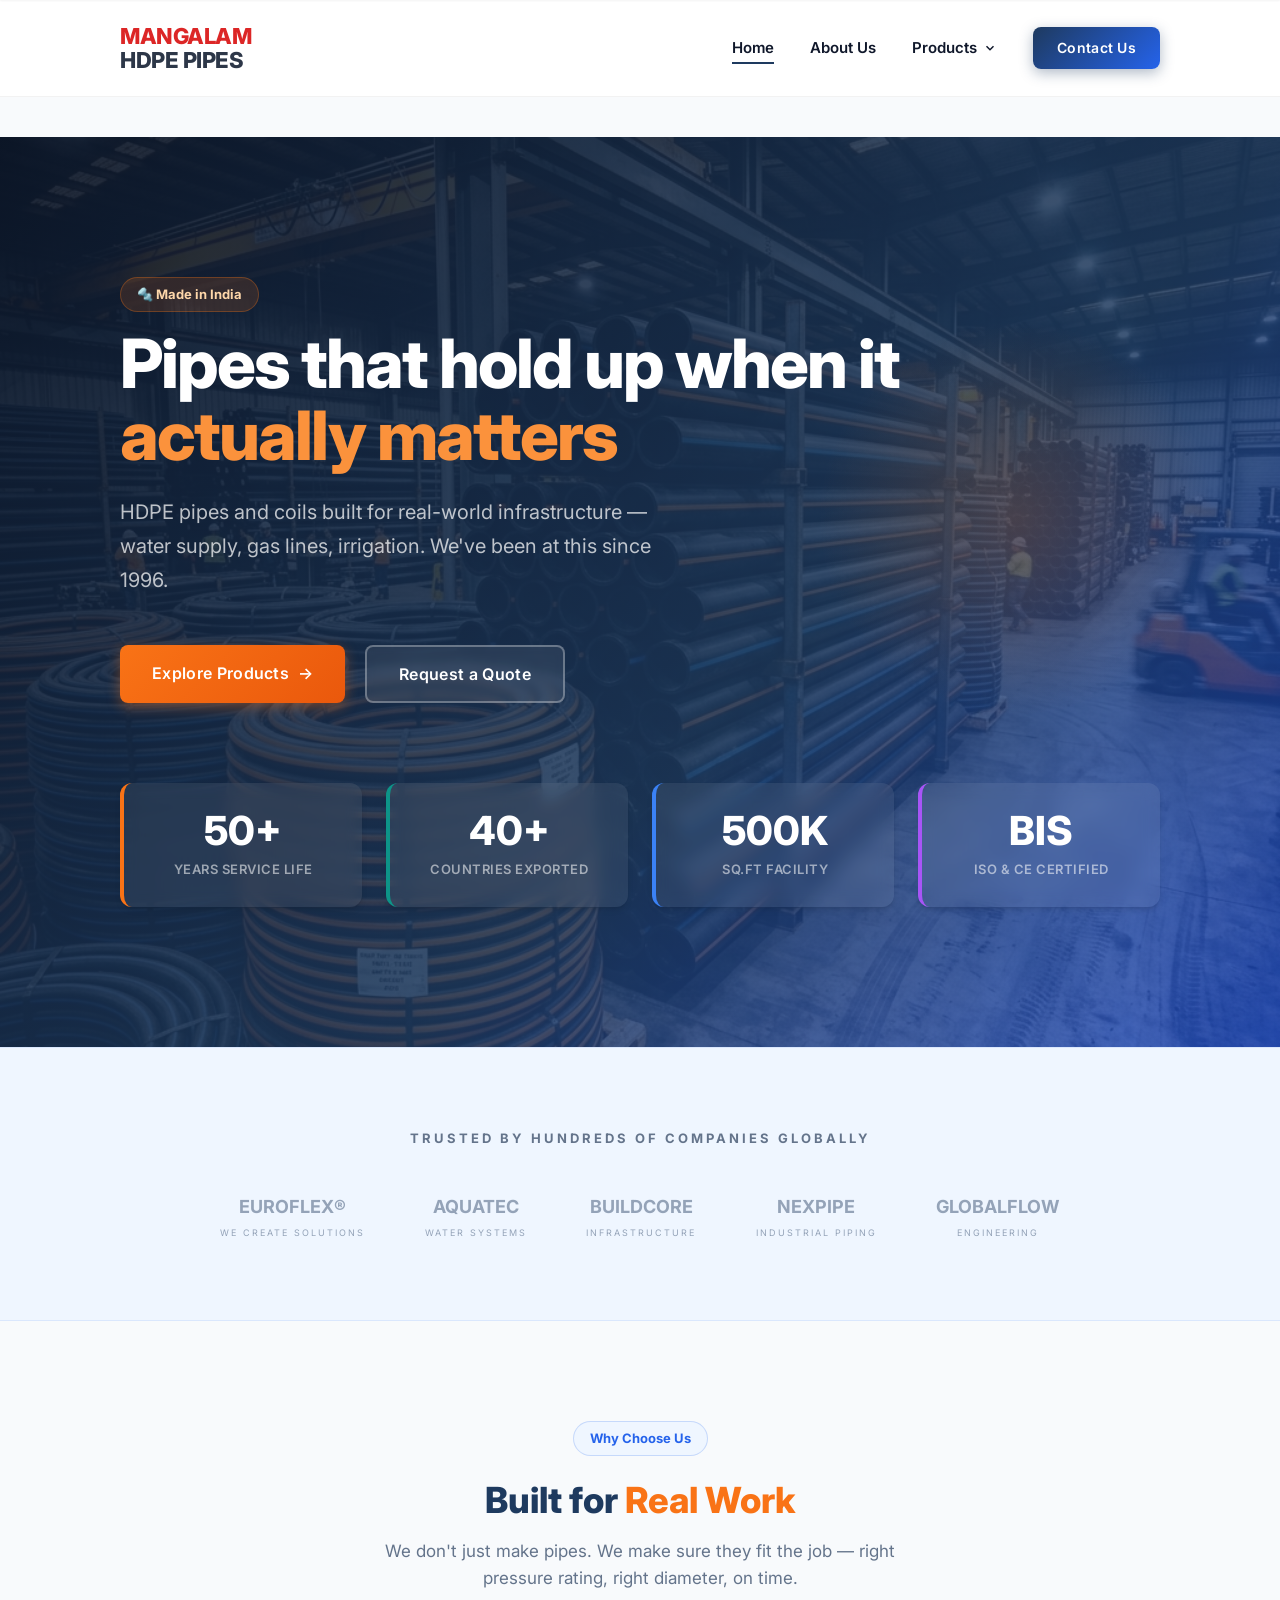
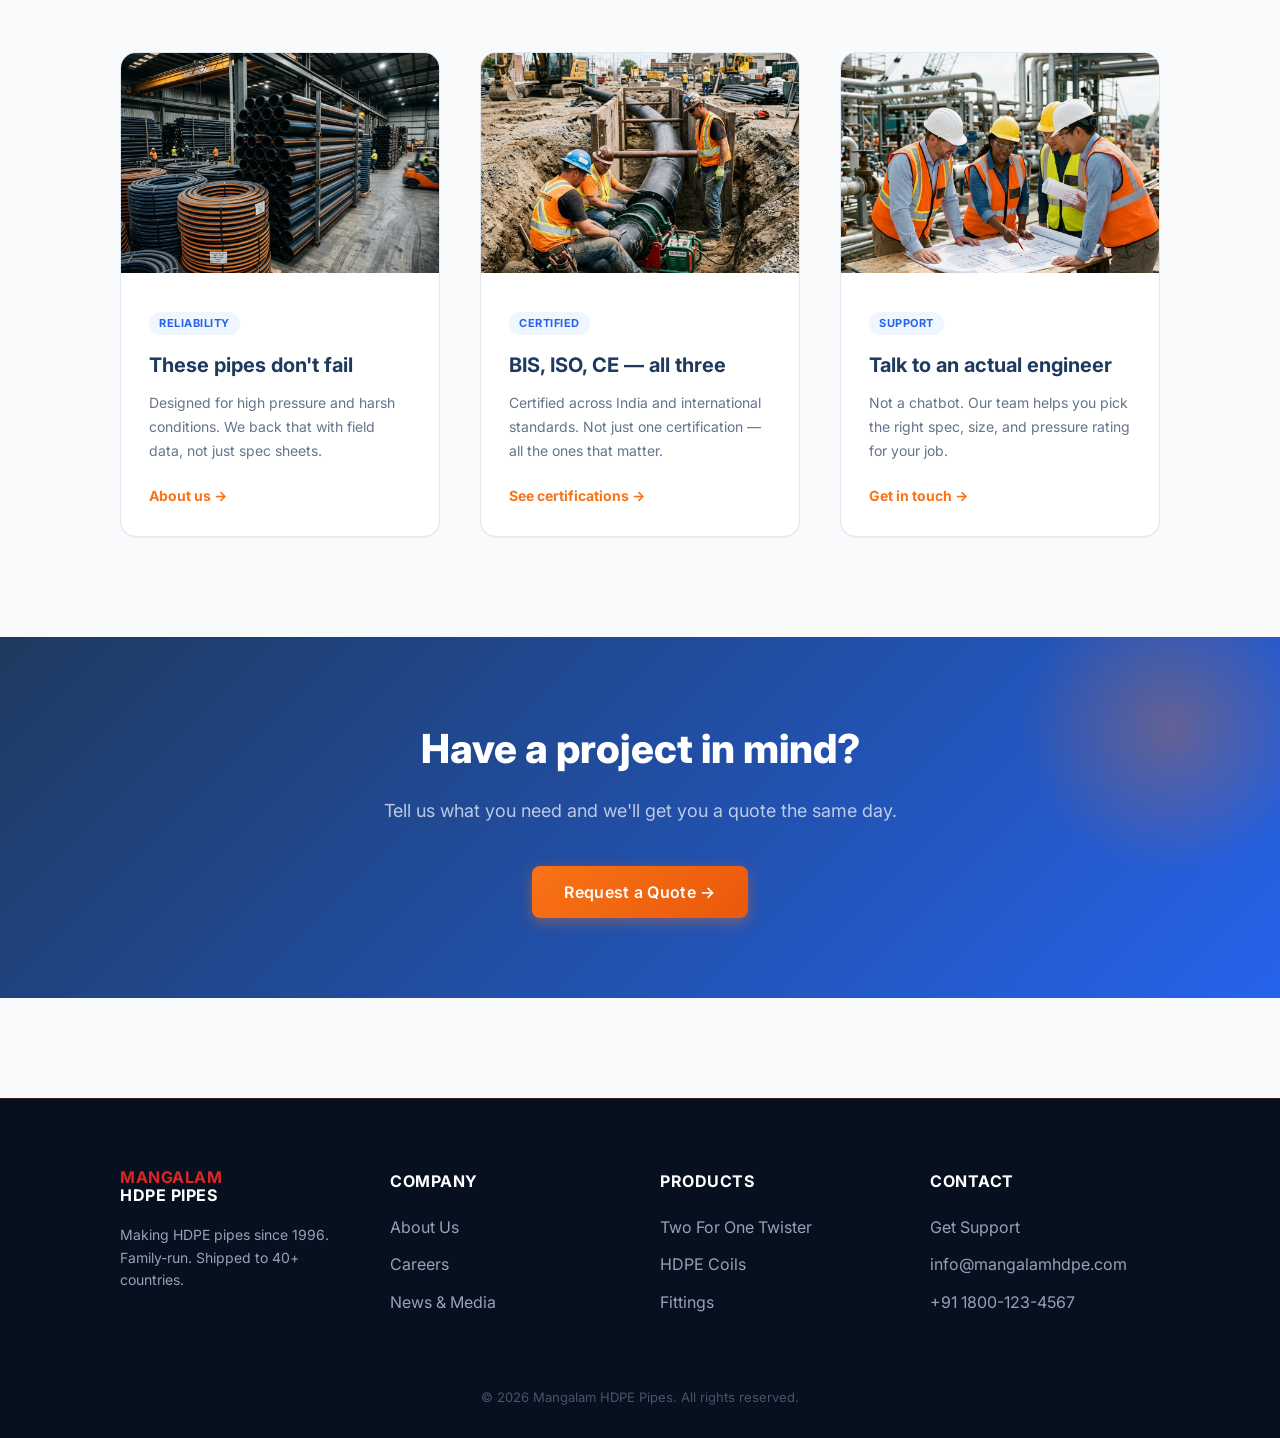
<file: index.html>
<!DOCTYPE html>
<html lang="en">

<head>
    <meta charset="UTF-8">
    <meta name="viewport" content="width=device-width, initial-scale=1.0">
    <title>Mangalam HDPE Pipes - Premium Industrial Solutions</title>
    <link rel="stylesheet" href="styles.css">
    <link rel="preconnect" href="https://fonts.googleapis.com">
    <link rel="preconnect" href="https://fonts.gstatic.com" crossorigin>
    <link href="https://fonts.googleapis.com/css2?family=Inter:wght@400;500;600;700;800&display=swap" rel="stylesheet">
</head>

<body>
    <!-- Sticky Header -->
    <div id="sticky-header" class="sticky-header">
        <div class="header-container">
            <div class="logo">
                <a href="index.html">
                    <span class="logo-red">MANGALAM</span>
                    <span class="logo-gray">HDPE PIPES</span>
                </a>
            </div>
            <nav class="sticky-nav">
                <a href="products.html" class="nav-link">Products</a>
                <button class="btn btn-primary btn-small trigger-quote-modal">Get Custom Quote</button>
            </nav>
        </div>
    </div>

    <!-- Main Header -->
    <header class="main-header">
        <div class="header-container">
            <div class="logo">
                <a href="index.html">
                    <span class="logo-red">MANGALAM</span><br>
                    <span class="logo-gray">HDPE PIPES</span>
                </a>
            </div>
            <nav class="main-nav">
                <a href="index.html" class="nav-link active">Home</a>
                <a href="about.html" class="nav-link">About Us</a>
                <div class="dropdown-container">
                    <a href="products.html" class="nav-link dropdown">Products
                        <svg width="14" height="14" viewBox="0 0 24 24" fill="none" stroke="currentColor" stroke-width="2.5"><path d="M6 9l6 6 6-6"/></svg>
                    </a>
                    <div class="dropdown-menu">
                        <a href="product-details.html" class="dropdown-item">Two For One Twister</a>
                        <a href="products.html" class="dropdown-item">HDPE Coils</a>
                        <a href="products.html" class="dropdown-item">Industrial Pipes</a>
                        <a href="products.html" class="dropdown-item">View All Catalog &rarr;</a>
                    </div>
                </div>
                <a href="contact.html" class="btn btn-primary btn-nav">Contact Us</a>
            </nav>
            <!-- Hamburger (mobile only) -->
            <button class="hamburger-btn" id="hamburger-btn" aria-label="Open menu" aria-expanded="false">
                <svg width="24" height="24" viewBox="0 0 24 24" fill="none" stroke="currentColor" stroke-width="2.5"><path d="M4 6h16M4 12h16M4 18h16"/></svg>
            </button>
        </div>
        <!-- Mobile Nav -->
        <nav class="mobile-nav" id="mobile-nav">
            <a href="index.html" class="nav-link">Home</a>
            <a href="about.html" class="nav-link">About Us</a>
            <a href="products.html" class="nav-link">Products</a>
            <a href="product-details.html" class="nav-link" style="padding-left: calc(var(--padding-x) + 16px); font-weight: 400;">Two For One Twister</a>
            <a href="contact.html" class="btn btn-primary">Contact Us</a>
        </nav>
    </header>
    <main>
        <!-- Hero Section -->
        <section style="background: url('images/hero_pipes.png') center/cover; position: relative; color: white; padding: 140px 0; min-height: 85vh; display: flex; align-items: center;">
            <div style="position: absolute; inset: 0; background: linear-gradient(135deg, rgba(12,22,40,0.92) 0%, rgba(30,58,95,0.85) 60%, rgba(29,78,216,0.7) 100%);"></div>
            <!-- Decorative orange glow -->
            <div style="position: absolute; top: 20%; right: 5%; width: 400px; height: 400px; background: radial-gradient(circle, rgba(249,115,22,0.2), transparent 70%); pointer-events: none;"></div>
            <div class="container" style="position: relative; z-index: 2; text-align: left;">
                <div class="heading-pill" style="background: rgba(249,115,22,0.15); border-color: rgba(249,115,22,0.3); color: #FED7AA;">🔩 Made in India</div>
                <h1 style="color: white; font-size: 68px; max-width: 820px; margin-bottom: 24px; line-height: 1.05; font-weight: 800; letter-spacing: -2px;">Pipes that hold up when it <span style="color: #FB923C;">actually matters</span></h1>
                <p style="color: rgba(255,255,255,0.72); font-size: 20px; max-width: 560px; margin-bottom: 48px; line-height: 1.7;">HDPE pipes and coils built for real-world infrastructure — water supply, gas lines, irrigation. We've been at this since 1996.</p>
                <div style="display: flex; gap: 20px; flex-wrap: wrap;">
                    <a href="products.html" class="btn btn-orange btn-large">Explore Products &nbsp;→</a>
                    <button class="btn btn-secondary btn-large trigger-quote-modal" style="color: white; border-color: rgba(255,255,255,0.3); background: rgba(255,255,255,0.08); backdrop-filter: blur(4px);">Request a Quote</button>
                </div>
                <!-- Stat bar -->
                <div class="stat-grid" style="margin-top: 80px; grid-template-columns: repeat(4,1fr);">
                    <div class="stat-card" style="background: rgba(255,255,255,0.07); border-left-color: #F97316; backdrop-filter: blur(8px);">
                        <div class="stat-number" style="color: white;">50+</div>
                        <div class="stat-label" style="color: rgba(255,255,255,0.55);">Years Service Life</div>
                    </div>
                    <div class="stat-card" style="background: rgba(255,255,255,0.07); border-left-color: #0D9488; backdrop-filter: blur(8px);">
                        <div class="stat-number" style="color: white;">40+</div>
                        <div class="stat-label" style="color: rgba(255,255,255,0.55);">Countries Exported</div>
                    </div>
                    <div class="stat-card" style="background: rgba(255,255,255,0.07); border-left-color: #3B82F6; backdrop-filter: blur(8px);">
                        <div class="stat-number" style="color: white;">500K</div>
                        <div class="stat-label" style="color: rgba(255,255,255,0.55);">Sq.Ft Facility</div>
                    </div>
                    <div class="stat-card" style="background: rgba(255,255,255,0.07); border-left-color: #A855F7; backdrop-filter: blur(8px);">
                        <div class="stat-number" style="color: white;">BIS</div>
                        <div class="stat-label" style="color: rgba(255,255,255,0.55);">ISO &amp; CE Certified</div>
                    </div>
                </div>
            </div>
        </section>

        <!-- Trust Section -->
        <section class="trust-section">
            <div class="container">
                <p class="trust-title">Trusted by Hundreds of Companies Globally</p>
                <div class="logo-grid">
                    <div class="partner-logo"><strong>EUROFLEX®</strong><br><small>WE CREATE SOLUTIONS</small></div>
                    <div class="partner-logo"><strong>AQUATEC</strong><br><small>WATER SYSTEMS</small></div>
                    <div class="partner-logo"><strong>BUILDCORE</strong><br><small>INFRASTRUCTURE</small></div>
                    <div class="partner-logo"><strong>NEXPIPE</strong><br><small>INDUSTRIAL PIPING</small></div>
                    <div class="partner-logo"><strong>GLOBALFLOW</strong><br><small>ENGINEERING</small></div>
                </div>
            </div>
        </section>

        <!-- Feature Section -->
        <section style="padding: 100px 0; background: var(--bg-main);">
            <div class="container">
                <div style="text-align: center; margin-bottom: 60px;">
                    <div class="heading-pill">Why Choose Us</div>
                    <h2 class="section-heading">Built for <span>Real Work</span></h2>
                    <p class="section-subtext">We don't just make pipes. We make sure they fit the job — right pressure rating, right diameter, on time.</p>
                </div>
                <div class="grid-container">
                    <div class="card animate-on-scroll">
                        <img src="images/hero_pipes.png" class="card-img" alt="Durability">
                        <div class="card-body">
                            <div class="card-tag">Reliability</div>
                            <h3 class="card-title">These pipes don't fail</h3>
                            <p class="card-text">Designed for high pressure and harsh conditions. We back that with field data, not just spec sheets.</p>
                            <a href="about.html" style="color: var(--accent-orange); font-weight: 700; font-size: 14px;">About us →</a>
                        </div>
                    </div>
                    <div class="card animate-on-scroll">
                        <img src="images/product_installation.png" class="card-img" alt="Certifications">
                        <div class="card-body">
                            <div class="card-tag">Certified</div>
                            <h3 class="card-title">BIS, ISO, CE — all three</h3>
                            <p class="card-text">Certified across India and international standards. Not just one certification — all the ones that matter.</p>
                            <a href="about.html" style="color: var(--accent-orange); font-weight: 700; font-size: 14px;">See certifications →</a>
                        </div>
                    </div>
                    <div class="card animate-on-scroll">
                        <img src="images/team_engineering.png" class="card-img" alt="Support">
                        <div class="card-body">
                            <div class="card-tag">Support</div>
                            <h3 class="card-title">Talk to an actual engineer</h3>
                            <p class="card-text">Not a chatbot. Our team helps you pick the right spec, size, and pressure rating for your job.</p>
                            <a href="contact.html" style="color: var(--accent-orange); font-weight: 700; font-size: 14px;">Get in touch →</a>
                        </div>
                    </div>
                </div>
            </div>
        </section>

        <!-- CTA Banner -->
        <section style="background: var(--gradient-brand); padding: 80px 0; position: relative; overflow: hidden;">
            <div style="position: absolute; right: -40px; top: -60px; width: 300px; height: 300px; background: radial-gradient(circle, rgba(249,115,22,0.3), transparent 70%); pointer-events: none;"></div>
            <div class="container" style="text-align: center; position: relative; z-index: 2;">
                <h2 style="color: white; font-size: 40px; font-weight: 800; margin-bottom: 16px;">Have a project in mind?</h2>
                <p style="color: rgba(255,255,255,0.7); font-size: 18px; margin-bottom: 40px;">Tell us what you need and we'll get you a quote the same day.</p>
                <button class="btn btn-orange btn-large trigger-quote-modal">Request a Quote →</button>
            </div>
        </section>

    </main>

    <footer>
        <div class="footer-grid">
            <div>
                <h4 class="logo"><span class="logo-red">MANGALAM</span><br><span style="color: white;">HDPE PIPES</span>
                </h4>
                <p style="margin-top: 16px; font-size: 14px;">Making HDPE pipes since 1996. Family-run. Shipped to 40+ countries.</p>
            </div>
            <div>
                <h4>Company</h4>
                <ul>
                    <li><a href="about.html">About Us</a></li>
                    <li><a href="#">Careers</a></li>
                    <li><a href="#">News & Media</a></li>
                </ul>
            </div>
            <div>
                <h4>Products</h4>
                <ul>
                    <li><a href="product-details.html">Two For One Twister</a></li>
                    <li><a href="products.html">HDPE Coils</a></li>
                    <li><a href="products.html">Fittings</a></li>
                </ul>
            </div>
            <div>
                <h4>Contact</h4>
                <ul>
                    <li><a href="contact.html">Get Support</a></li>
                    <li>info@mangalamhdpe.com</li>
                    <li>+91 1800-123-4567</li>
                </ul>
            </div>
        </div>
        <p class="footer-copy">&copy; 2026 Mangalam HDPE Pipes. All rights reserved.</p>
    </footer>

    <!-- Quote Modal -->
    <div class="modal-overlay" id="quote-modal">
        <div class="modal-content">
            <button class="modal-close" id="close-modal">&times;</button>
            <h2 class="modal-title">Get a Quote</h2>
            <p class="modal-desc">Fill in what you need. We'll get back to you the same day — no sales pitch, just numbers.</p>
            <form id="quote-form">
                <div class="form-group">
                    <label class="form-label">Full Name</label>
                    <input type="text" class="form-input" required placeholder="John Doe">
                </div>
                <div class="form-group">
                    <label class="form-label">Company Email</label>
                    <input type="email" class="form-input" required placeholder="john@company.com">
                </div>
                <div class="form-group">
                    <label class="form-label">Project Requirements</label>
                    <textarea class="form-input" required
                        placeholder="Tell us about your pipe length, diameter, and usage needs..."></textarea>
                </div>
                <button type="submit" class="btn btn-primary" style="width: 100%;">Submit Request</button>
            </form>
        </div>
    </div>

    <script src="script.js"></script>
</body>

</html>
</file>
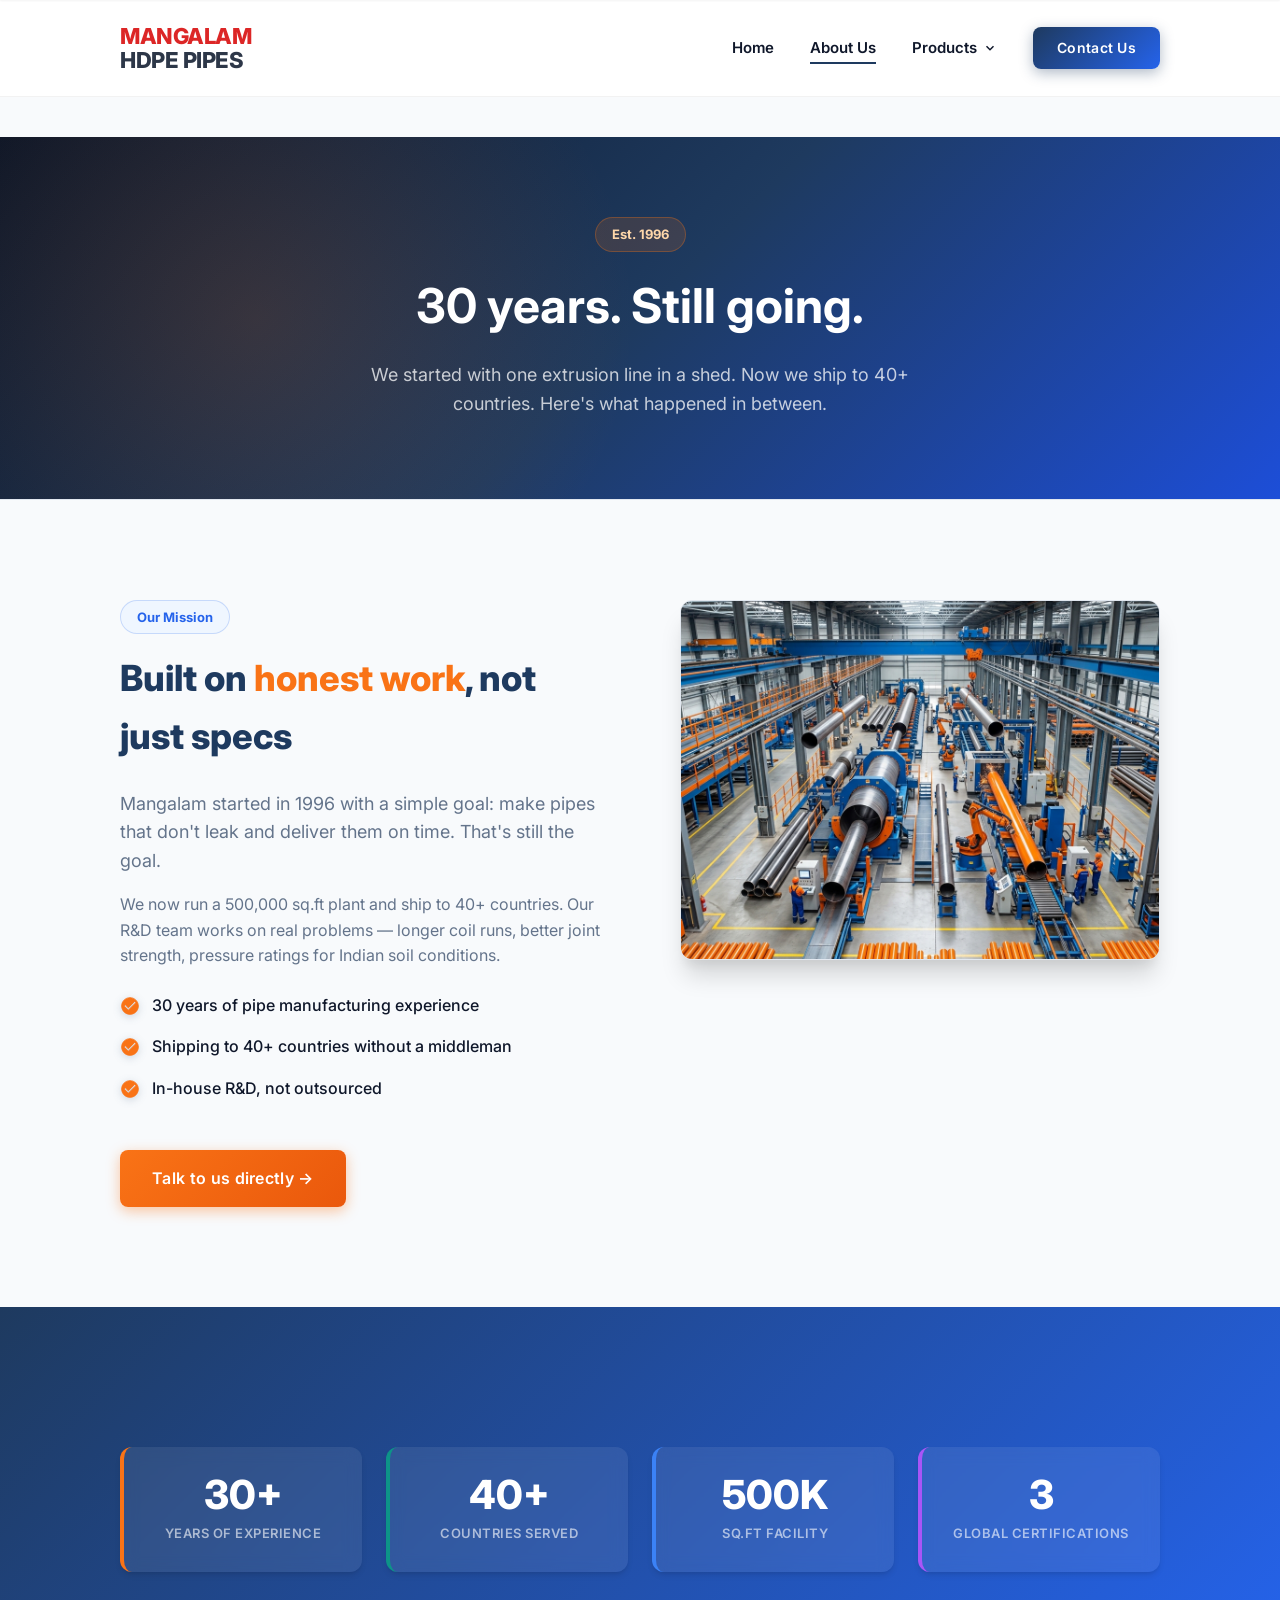
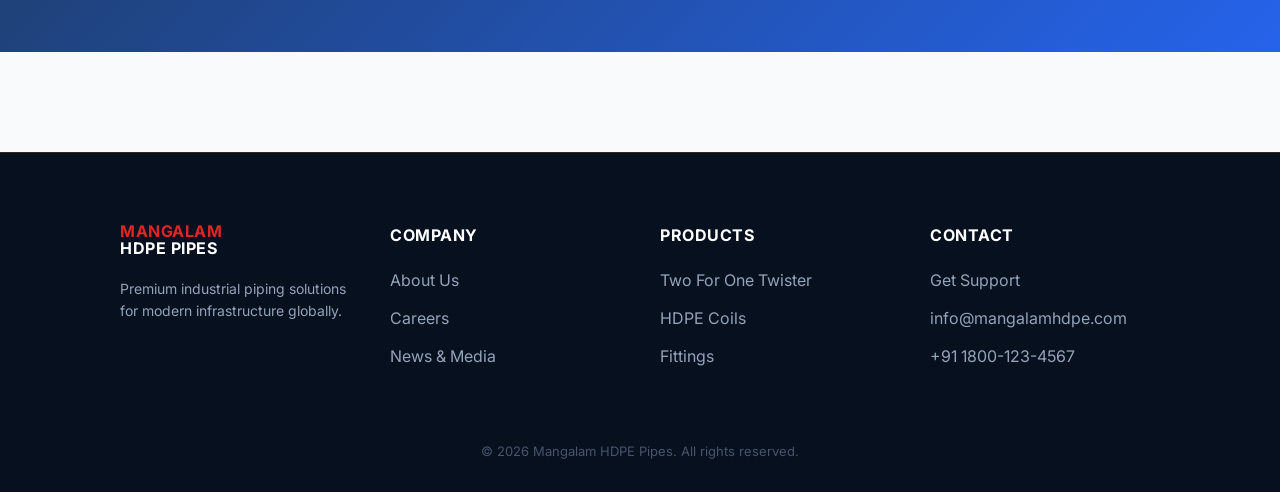
<file: about.html>
<!DOCTYPE html>
<html lang="en">
<head>
    <meta charset="UTF-8">
    <meta name="viewport" content="width=device-width, initial-scale=1.0">
    <title>About Us - Mangalam HDPE Pipes</title>
    <link rel="stylesheet" href="styles.css">
    <link rel="preconnect" href="https://fonts.googleapis.com">
    <link rel="preconnect" href="https://fonts.gstatic.com" crossorigin>
    <link href="https://fonts.googleapis.com/css2?family=Inter:wght@400;500;600;700;800&display=swap" rel="stylesheet">
</head>
<body>
    <!-- Sticky Header -->
    <div id="sticky-header" class="sticky-header">
        <div class="header-container">
            <div class="logo">
                <a href="index.html">
                    <span class="logo-red">MANGALAM</span>
                    <span class="logo-gray">HDPE PIPES</span>
                </a>
            </div>
            <nav class="sticky-nav">
                <a href="products.html" class="nav-link">Products</a>
                <button class="btn btn-primary btn-small trigger-quote-modal">Get Custom Quote</button>
            </nav>
        </div>
    </div>

    <!-- Main Header -->
    <header class="main-header">
        <div class="header-container">
            <div class="logo">
                <a href="index.html">
                    <span class="logo-red">MANGALAM</span><br>
                    <span class="logo-gray">HDPE PIPES</span>
                </a>
            </div>
            <nav class="main-nav">
                <a href="index.html" class="nav-link">Home</a>
                <a href="about.html" class="nav-link active">About Us</a>
                <div class="dropdown-container">
                    <a href="products.html" class="nav-link dropdown">Products
                        <svg width="14" height="14" viewBox="0 0 24 24" fill="none" stroke="currentColor" stroke-width="2.5"><path d="M6 9l6 6 6-6"/></svg>
                    </a>
                    <div class="dropdown-menu">
                        <a href="product-details.html" class="dropdown-item">Two For One Twister</a>
                        <a href="products.html" class="dropdown-item">HDPE Coils</a>
                        <a href="products.html" class="dropdown-item">Industrial Pipes</a>
                        <a href="products.html" class="dropdown-item">View All Catalog &rarr;</a>
                    </div>
                </div>
                <a href="contact.html" class="btn btn-primary btn-nav">Contact Us</a>
            </nav>
            <!-- Hamburger (mobile only) -->
            <button class="hamburger-btn" id="hamburger-btn" aria-label="Open menu" aria-expanded="false">
                <svg width="24" height="24" viewBox="0 0 24 24" fill="none" stroke="currentColor" stroke-width="2.5"><path d="M4 6h16M4 12h16M4 18h16"/></svg>
            </button>
        </div>
        <!-- Mobile Nav -->
        <nav class="mobile-nav" id="mobile-nav">
            <a href="index.html" class="nav-link">Home</a>
            <a href="about.html" class="nav-link">About Us</a>
            <a href="products.html" class="nav-link">Products</a>
            <a href="product-details.html" class="nav-link" style="padding-left: calc(var(--padding-x) + 16px); font-weight: 400;">Two For One Twister</a>
            <a href="contact.html" class="btn btn-primary">Contact Us</a>
        </nav>
    </header>

    <main>
        <!-- Hero Section -->
        <section class="page-hero">
            <div class="container">
                <div class="heading-pill" style="background: rgba(249,115,22,0.15); border-color: rgba(249,115,22,0.3); color: #FED7AA;">Est. 1996</div>
                <h1>30 years. Still going.</h1>
                <p>We started with one extrusion line in a shed. Now we ship to 40+ countries. Here's what happened in between.</p>
            </div>
        </section>

        <!-- About Content -->
        <section style="padding: 100px 0;">
            <div class="container animate-on-scroll">
                <div class="product-section">
                    <div>
                        <div class="heading-pill">Our Mission</div>
                        <h2 style="font-size: 36px; color: var(--primary-blue); margin-bottom: 24px; font-weight: 800;">Built on <span style="color: var(--accent-orange);">honest work</span>, not just specs</h2>
                        <p style="margin-bottom: 16px; color: var(--text-light); font-size: 18px;">Mangalam started in 1996 with a simple goal: make pipes that don't leak and deliver them on time. That's still the goal.</p>
                        <p style="margin-bottom: 24px; color: var(--text-light); font-size: 16px;">We now run a 500,000 sq.ft plant and ship to 40+ countries. Our R&amp;D team works on real problems — longer coil runs, better joint strength, pressure ratings for Indian soil conditions.</p>
                        <ul class="features-list">
                            <li><svg width="20" height="20" viewBox="0 0 24 24" fill="var(--accent-orange)" stroke="var(--accent-orange)"><path d="M12 2C6.48 2 2 6.48 2 12s4.48 10 10 10 10-4.48 10-10S17.52 2 12 2zm-2 15l-5-5 1.41-1.41L10 14.17l7.59-7.59L19 8l-9 9z"/></svg> 30 years of pipe manufacturing experience</li>
                            <li><svg width="20" height="20" viewBox="0 0 24 24" fill="var(--accent-orange)" stroke="var(--accent-orange)"><path d="M12 2C6.48 2 2 6.48 2 12s4.48 10 10 10 10-4.48 10-10S17.52 2 12 2zm-2 15l-5-5 1.41-1.41L10 14.17l7.59-7.59L19 8l-9 9z"/></svg> Shipping to 40+ countries without a middleman</li>
                            <li><svg width="20" height="20" viewBox="0 0 24 24" fill="var(--accent-orange)" stroke="var(--accent-orange)"><path d="M12 2C6.48 2 2 6.48 2 12s4.48 10 10 10 10-4.48 10-10S17.52 2 12 2zm-2 15l-5-5 1.41-1.41L10 14.17l7.59-7.59L19 8l-9 9z"/></svg> In-house R&amp;D, not outsourced</li>
                        </ul>
                        <a href="contact.html" class="btn btn-orange btn-large" style="margin-top: 8px;">Talk to us directly →</a>
                    </div>
                    <div class="main-image-container" style="box-shadow: var(--shadow-xl);">
                        <img src="images/factory_about.png" alt="Factory" class="main-image" style="transform: none;">
                    </div>
                </div>
            </div>
        </section>

        <!-- Stats Section -->
        <section style="padding: 80px 0; background: var(--gradient-brand);">
            <div class="container">
                <div class="stat-grid">
                    <div class="stat-card" style="background: rgba(255,255,255,0.08); backdrop-filter: blur(8px); border-left-color: #F97316;">
                        <div class="stat-number" style="color: white;">30+</div>
                        <div class="stat-label" style="color: rgba(255,255,255,0.6);">Years of Experience</div>
                    </div>
                    <div class="stat-card" style="background: rgba(255,255,255,0.08); backdrop-filter: blur(8px); border-left-color: #0D9488;">
                        <div class="stat-number" style="color: white;">40+</div>
                        <div class="stat-label" style="color: rgba(255,255,255,0.6);">Countries Served</div>
                    </div>
                    <div class="stat-card" style="background: rgba(255,255,255,0.08); backdrop-filter: blur(8px); border-left-color: #3B82F6;">
                        <div class="stat-number" style="color: white;">500K</div>
                        <div class="stat-label" style="color: rgba(255,255,255,0.6);">Sq.Ft Facility</div>
                    </div>
                    <div class="stat-card" style="background: rgba(255,255,255,0.08); backdrop-filter: blur(8px); border-left-color: #A855F7;">
                        <div class="stat-number" style="color: white;">3</div>
                        <div class="stat-label" style="color: rgba(255,255,255,0.6);">Global Certifications</div>
                    </div>
                </div>
            </div>
        </section>

    </main>

    <footer>
        <div class="footer-grid">
            <div>
                <h4 class="logo"><span class="logo-red">MANGALAM</span><br><span style="color: white;">HDPE PIPES</span></h4>
                <p style="margin-top: 16px; font-size: 14px;">Premium industrial piping solutions for modern infrastructure globally.</p>
            </div>
            <div>
                <h4>Company</h4>
                <ul>
                    <li><a href="about.html">About Us</a></li>
                    <li><a href="#">Careers</a></li>
                    <li><a href="#">News & Media</a></li>
                </ul>
            </div>
            <div>
                <h4>Products</h4>
                <ul>
                    <li><a href="product-details.html">Two For One Twister</a></li>
                    <li><a href="products.html">HDPE Coils</a></li>
                    <li><a href="products.html">Fittings</a></li>
                </ul>
            </div>
            <div>
                <h4>Contact</h4>
                <ul>
                    <li><a href="contact.html">Get Support</a></li>
                    <li>info@mangalamhdpe.com</li>
                    <li>+91 1800-123-4567</li>
                </ul>
            </div>
        </div>
        <p class="footer-copy">&copy; 2026 Mangalam HDPE Pipes. All rights reserved.</p>
    </footer>

    <!-- Quote Modal -->
    <div class="modal-overlay" id="quote-modal">
        <div class="modal-content">
            <button class="modal-close" id="close-modal">&times;</button>
            <h2 class="modal-title">Request a Custom Quote</h2>
            <p class="modal-desc">Fill out the details below and our sales team will get back to you within 24 hours.</p>
            <form id="quote-form">
                <div class="form-group">
                    <label class="form-label">Full Name</label>
                    <input type="text" class="form-input" required placeholder="John Doe">
                </div>
                <div class="form-group">
                    <label class="form-label">Company Email</label>
                    <input type="email" class="form-input" required placeholder="john@company.com">
                </div>
                <div class="form-group">
                    <label class="form-label">Project Requirements</label>
                    <textarea class="form-input" required placeholder="Tell us about your pipe length, diameter, and usage needs..."></textarea>
                </div>
                <button type="submit" class="btn btn-primary" style="width: 100%;">Submit Request</button>
            </form>
        </div>
    </div>

    <script src="script.js"></script>
</body>
</html>
</file>
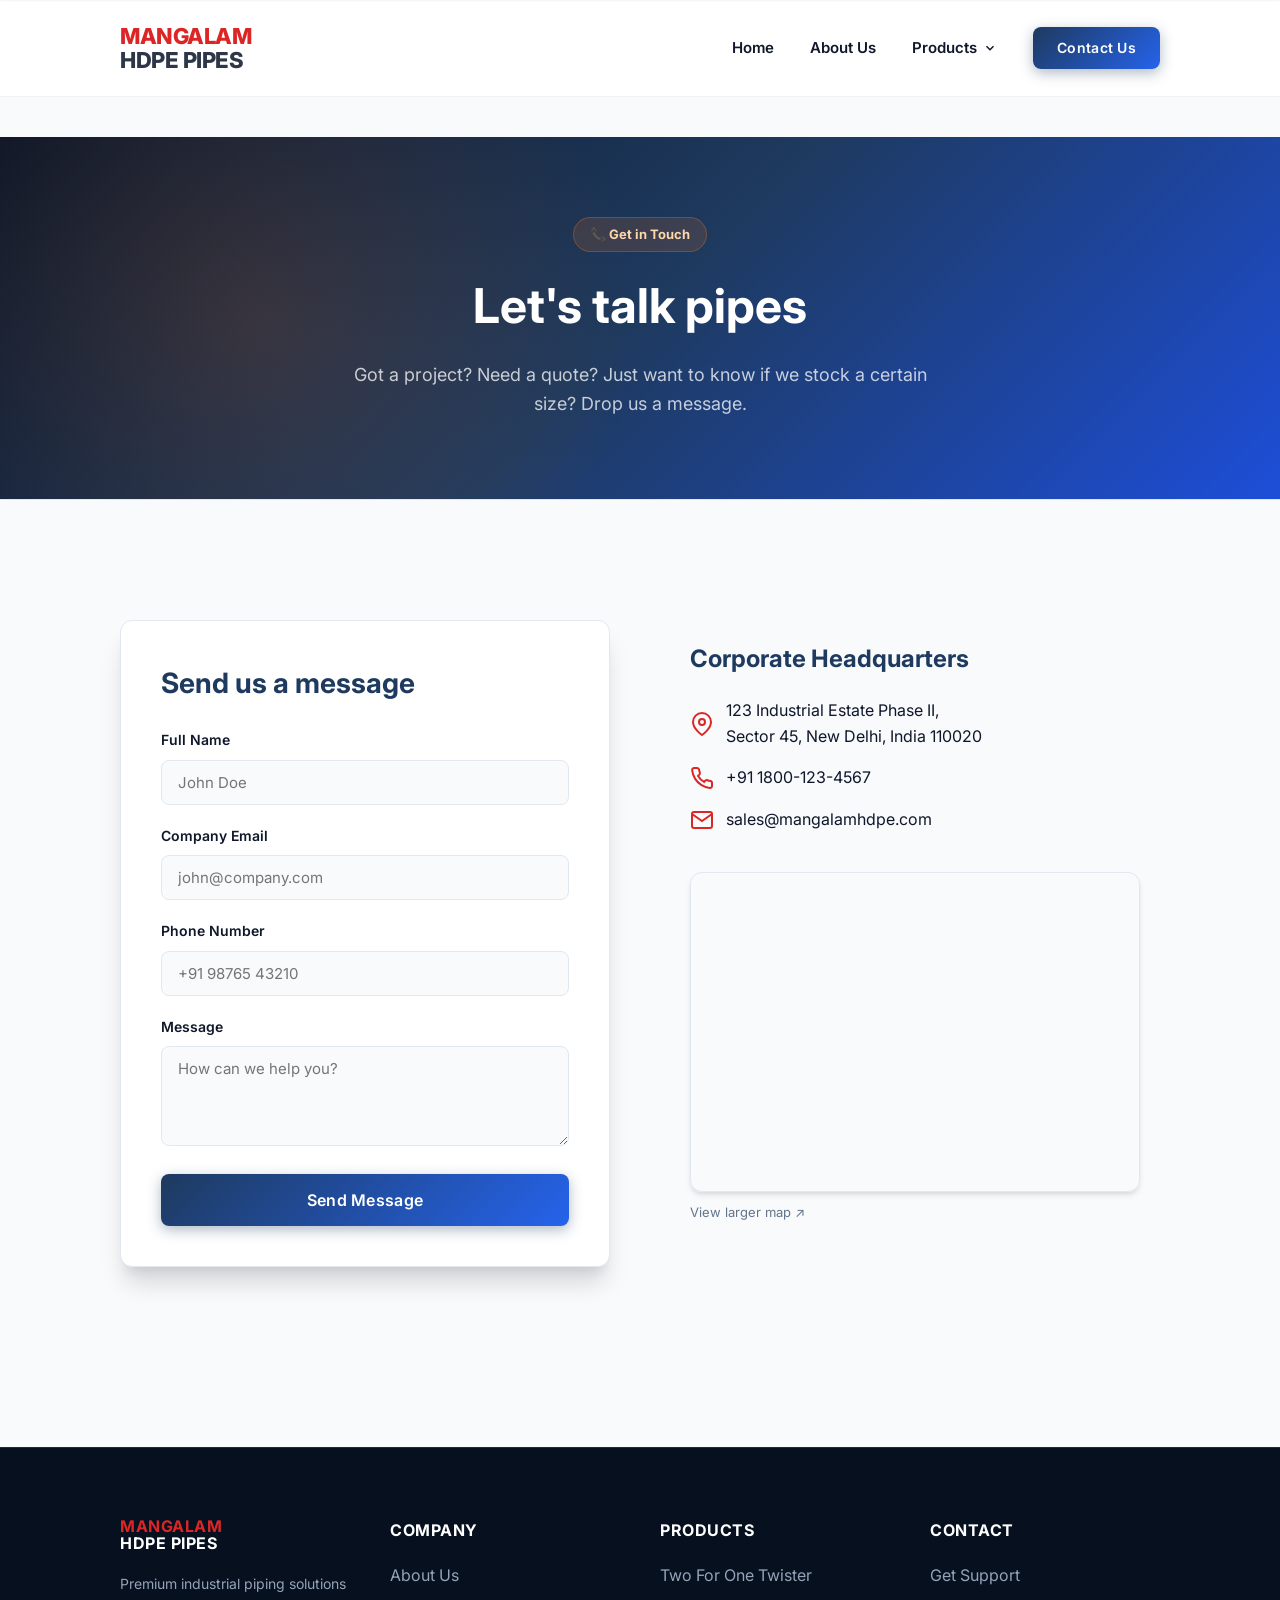
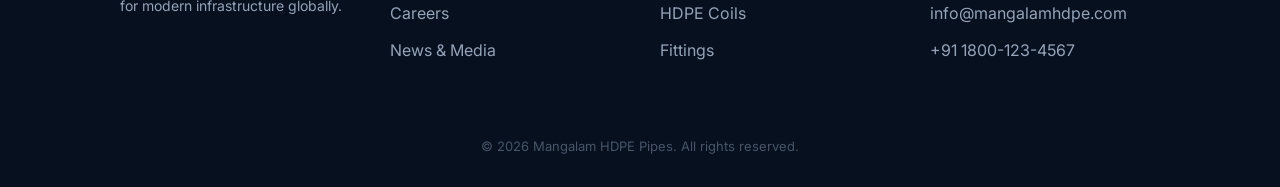
<file: contact.html>
<!DOCTYPE html>
<html lang="en">
<head>
    <meta charset="UTF-8">
    <meta name="viewport" content="width=device-width, initial-scale=1.0">
    <title>Contact Us - Mangalam HDPE Pipes</title>
    <link rel="stylesheet" href="styles.css">
    <link rel="preconnect" href="https://fonts.googleapis.com">
    <link rel="preconnect" href="https://fonts.gstatic.com" crossorigin>
    <link href="https://fonts.googleapis.com/css2?family=Inter:wght@400;500;600;700;800&display=swap" rel="stylesheet">
</head>
<body>
    <!-- Sticky Header -->
    <div id="sticky-header" class="sticky-header">
        <div class="header-container">
            <div class="logo">
                <a href="index.html">
                    <span class="logo-red">MANGALAM</span>
                    <span class="logo-gray">HDPE PIPES</span>
                </a>
            </div>
            <nav class="sticky-nav">
                <a href="products.html" class="nav-link">Products</a>
                <button class="btn btn-primary btn-small trigger-quote-modal">Get Custom Quote</button>
            </nav>
        </div>
    </div>

    <!-- Main Header -->
    <header class="main-header">
        <div class="header-container">
            <div class="logo">
                <a href="index.html">
                    <span class="logo-red">MANGALAM</span><br>
                    <span class="logo-gray">HDPE PIPES</span>
                </a>
            </div>
            <nav class="main-nav">
                <a href="index.html" class="nav-link">Home</a>
                <a href="about.html" class="nav-link">About Us</a>
                <div class="dropdown-container">
                    <a href="products.html" class="nav-link dropdown">Products
                        <svg width="14" height="14" viewBox="0 0 24 24" fill="none" stroke="currentColor" stroke-width="2.5"><path d="M6 9l6 6 6-6"/></svg>
                    </a>
                    <div class="dropdown-menu">
                        <a href="product-details.html" class="dropdown-item">Two For One Twister</a>
                        <a href="products.html" class="dropdown-item">HDPE Coils</a>
                        <a href="products.html" class="dropdown-item">Industrial Pipes</a>
                        <a href="products.html" class="dropdown-item">View All Catalog &rarr;</a>
                    </div>
                </div>
                <a href="contact.html" class="btn btn-primary btn-nav">Contact Us</a>
            </nav>
            <button class="hamburger-btn" id="hamburger-btn" aria-label="Open menu" aria-expanded="false">
                <svg width="24" height="24" viewBox="0 0 24 24" fill="none" stroke="currentColor" stroke-width="2.5"><path d="M4 6h16M4 12h16M4 18h16"/></svg>
            </button>
        </div>
        <nav class="mobile-nav" id="mobile-nav">
            <a href="index.html" class="nav-link">Home</a>
            <a href="about.html" class="nav-link">About Us</a>
            <a href="products.html" class="nav-link">Products</a>
            <a href="product-details.html" class="nav-link" style="padding-left: calc(var(--padding-x) + 16px); font-weight: 400;">Two For One Twister</a>
            <a href="contact.html" class="btn btn-primary">Contact Us</a>
        </nav>
    </header>

    <main>
        <!-- Hero Section -->
        <section class="page-hero">
            <div class="container">
                <div class="heading-pill" style="background: rgba(249,115,22,0.15); border-color: rgba(249,115,22,0.3); color: #FED7AA;">📞 Get in Touch</div>
                <h1>Let's talk pipes</h1>
                <p>Got a project? Need a quote? Just want to know if we stock a certain size? Drop us a message.</p>
            </div>
        </section>

        <!-- Contact Form & Info -->
        <section style="padding: 80px 0;">
            <div class="container animate-on-scroll">
                <div class="contact-grid">
                    <div style="background: white; padding: 40px; border-radius: 12px; box-shadow: var(--shadow-xl); border: 1px solid var(--border-color);">
                        <h2 style="font-size: 28px; color: var(--primary-blue); margin-bottom: 24px;">Send us a message</h2>
                        <form id="contact-page-form">
                            <div class="form-group">
                                <label class="form-label">Full Name</label>
                                <input type="text" class="form-input" required placeholder="John Doe">
                            </div>
                            <div class="form-group">
                                <label class="form-label">Company Email</label>
                                <input type="email" class="form-input" required placeholder="john@company.com">
                            </div>
                            <div class="form-group">
                                <label class="form-label">Phone Number</label>
                                <input type="tel" class="form-input" placeholder="+91 98765 43210">
                            </div>
                            <div class="form-group">
                                <label class="form-label">Message</label>
                                <textarea class="form-input" required placeholder="How can we help you?"></textarea>
                            </div>
                            <button type="submit" class="btn btn-primary btn-large" style="width: 100%;">Send Message</button>
                        </form>
                    </div>

                    <div class="contact-info" style="padding: 20px;">
                        <h3>Corporate Headquarters</h3>
                        <p><svg width="24" height="24" viewBox="0 0 24 24" fill="none" stroke="currentColor" stroke-width="2"><path d="M21 10c0 7-9 13-9 13s-9-6-9-13a9 9 0 0 1 18 0z"></path><circle cx="12" cy="10" r="3"></circle></svg> 
                        123 Industrial Estate Phase II,<br>Sector 45, New Delhi, India 110020</p>
                        
                        <p><svg width="24" height="24" viewBox="0 0 24 24" fill="none" stroke="currentColor" stroke-width="2"><path d="M22 16.92v3a2 2 0 0 1-2.18 2 19.79 19.79 0 0 1-8.63-3.07 19.5 19.5 0 0 1-6-6 19.79 19.79 0 0 1-3.07-8.67A2 2 0 0 1 4.11 2h3a2 2 0 0 1 2 1.72 12.84 12.84 0 0 0 .7 2.81 2 2 0 0 1-.45 2.11L8.09 9.91a16 16 0 0 0 6 6l1.27-1.27a2 2 0 0 1 2.11-.45 12.84 12.84 0 0 0 2.81.7A2 2 0 0 1 22 16.92z"></path></svg>
                        +91 1800-123-4567</p>

                        <p><svg width="24" height="24" viewBox="0 0 24 24" fill="none" stroke="currentColor" stroke-width="2"><path d="M4 4h16c1.1 0 2 .9 2 2v12c0 1.1-.9 2-2 2H4c-1.1 0-2-.9-2-2V6c0-1.1.9-2 2-2z"></path><polyline points="22,6 12,13 2,6"></polyline></svg>
                        sales@mangalamhdpe.com</p>

                        <div style="margin-top: 40px; width: 100%; height: 320px; border-radius: 12px; overflow: hidden; box-shadow: var(--shadow-md); border: 1px solid var(--border-color);">
                            <iframe
                                title="Mangalam HDPE Pipes — Location"
                                width="100%"
                                height="100%"
                                frameborder="0"
                                scrolling="no"
                                marginheight="0"
                                marginwidth="0"
                                src="https://www.openstreetmap.org/export/embed.html?bbox=77.2600%2C28.5350%2C77.2900%2C28.5550&layer=mapnik&marker=28.5450%2C77.2750"
                                style="display: block; border: none;"
                                loading="lazy"
                                allowfullscreen>
                            </iframe>
                        </div>
                        <a
                            href="https://www.openstreetmap.org/?mlat=28.5450&mlon=77.2750#map=15/28.5450/77.2750"
                            target="_blank"
                            rel="noopener noreferrer"
                            style="display: inline-block; margin-top: 10px; font-size: 13px; color: var(--text-light);">
                            View larger map ↗
                        </a>
                    </div>
                </div>
            </div>
        </section>

    </main>

    <footer>
        <div class="footer-grid">
            <div>
                <h4 class="logo"><span class="logo-red">MANGALAM</span><br><span style="color: white;">HDPE PIPES</span></h4>
                <p style="margin-top: 16px; font-size: 14px;">Premium industrial piping solutions for modern infrastructure globally.</p>
            </div>
            <div>
                <h4>Company</h4>
                <ul>
                    <li><a href="about.html">About Us</a></li>
                    <li><a href="#">Careers</a></li>
                    <li><a href="#">News & Media</a></li>
                </ul>
            </div>
            <div>
                <h4>Products</h4>
                <ul>
                    <li><a href="product-details.html">Two For One Twister</a></li>
                    <li><a href="products.html">HDPE Coils</a></li>
                    <li><a href="products.html">Fittings</a></li>
                </ul>
            </div>
            <div>
                <h4>Contact</h4>
                <ul>
                    <li><a href="contact.html">Get Support</a></li>
                    <li>info@mangalamhdpe.com</li>
                    <li>+91 1800-123-4567</li>
                </ul>
            </div>
        </div>
        <p class="footer-copy">&copy; 2026 Mangalam HDPE Pipes. All rights reserved.</p>
    </footer>

    <!-- Quote Modal -->
    <div class="modal-overlay" id="quote-modal">
        <div class="modal-content">
            <button class="modal-close" id="close-modal">&times;</button>
            <h2 class="modal-title">Request a Custom Quote</h2>
            <p class="modal-desc">Fill out the details below and our sales team will get back to you within 24 hours.</p>
            <form id="quote-form">
                <div class="form-group">
                    <label class="form-label">Full Name</label>
                    <input type="text" class="form-input" required placeholder="John Doe">
                </div>
                <div class="form-group">
                    <label class="form-label">Company Email</label>
                    <input type="email" class="form-input" required placeholder="john@company.com">
                </div>
                <div class="form-group">
                    <label class="form-label">Project Requirements</label>
                    <textarea class="form-input" required placeholder="Tell us about your pipe length, diameter, and usage needs..."></textarea>
                </div>
                <button type="submit" class="btn btn-primary" style="width: 100%;">Submit Request</button>
            </form>
        </div>
    </div>

    <script src="script.js"></script>
</body>
</html>
</file>
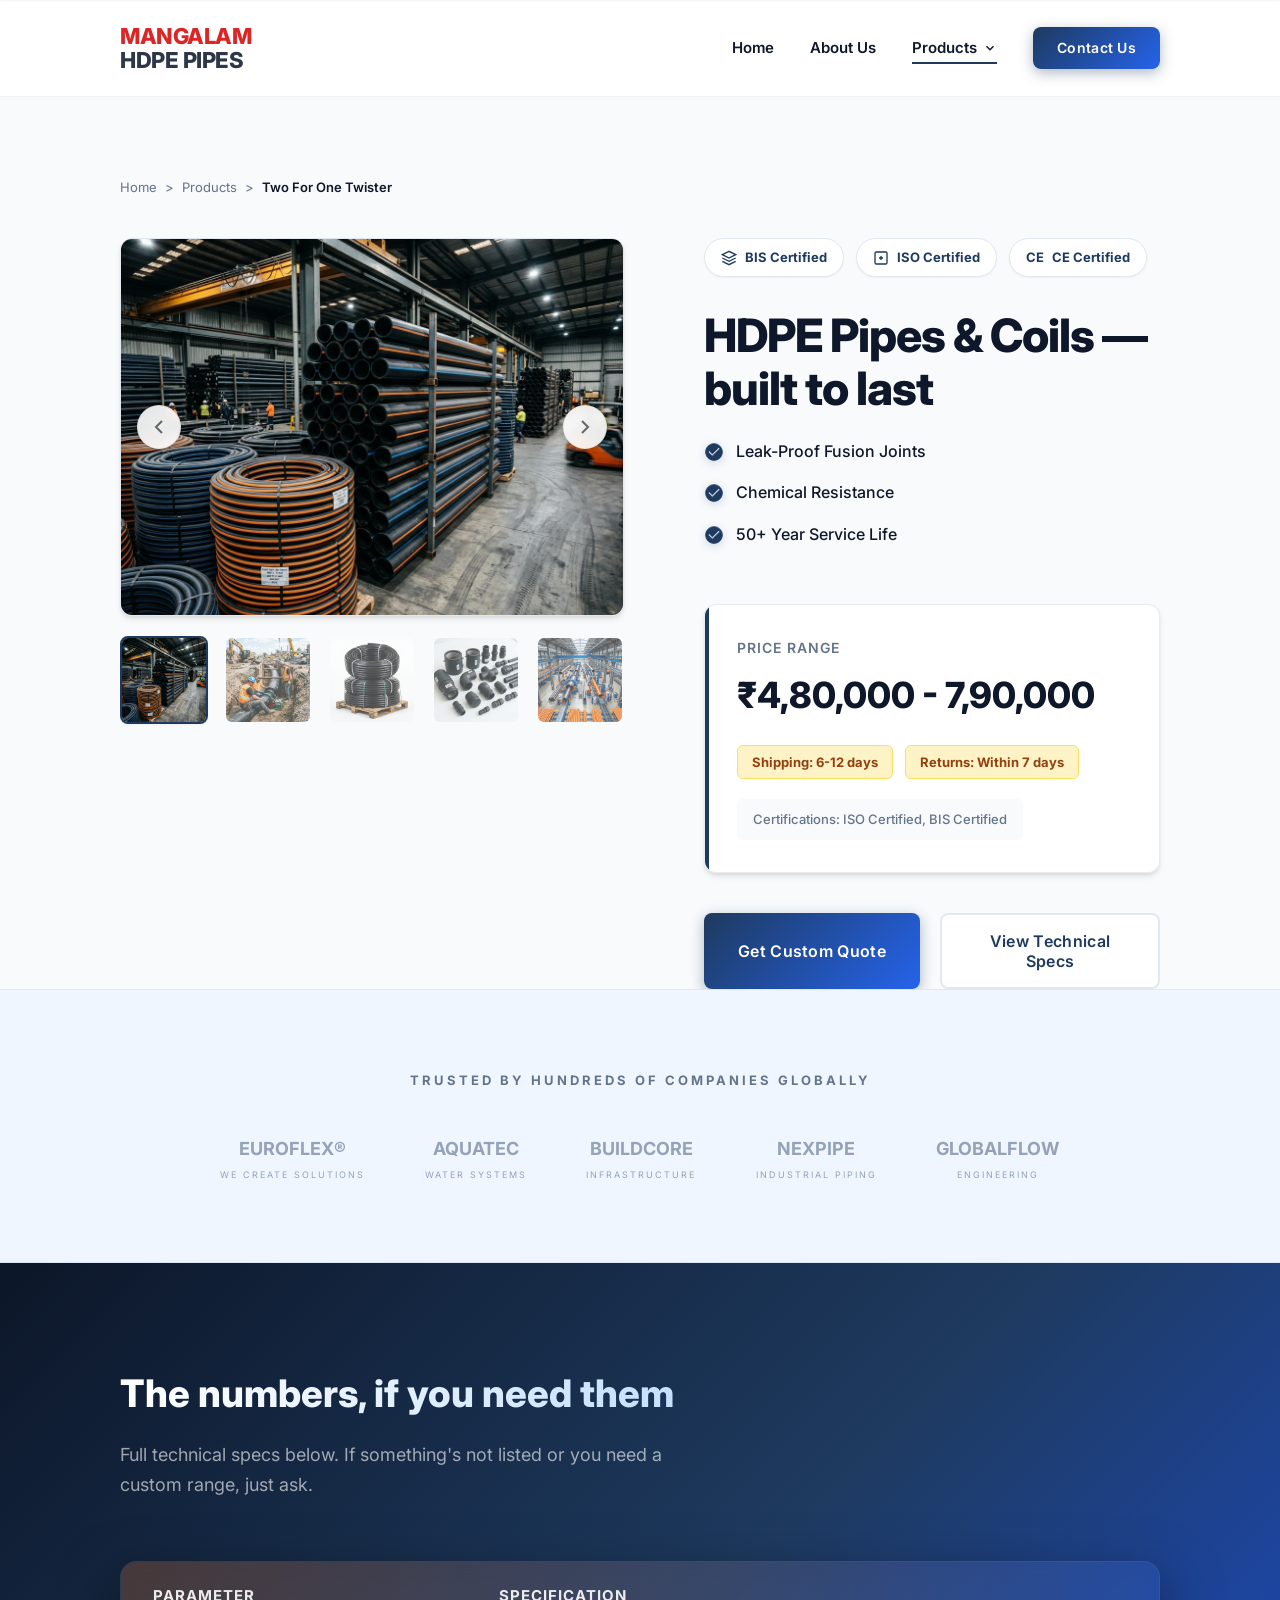
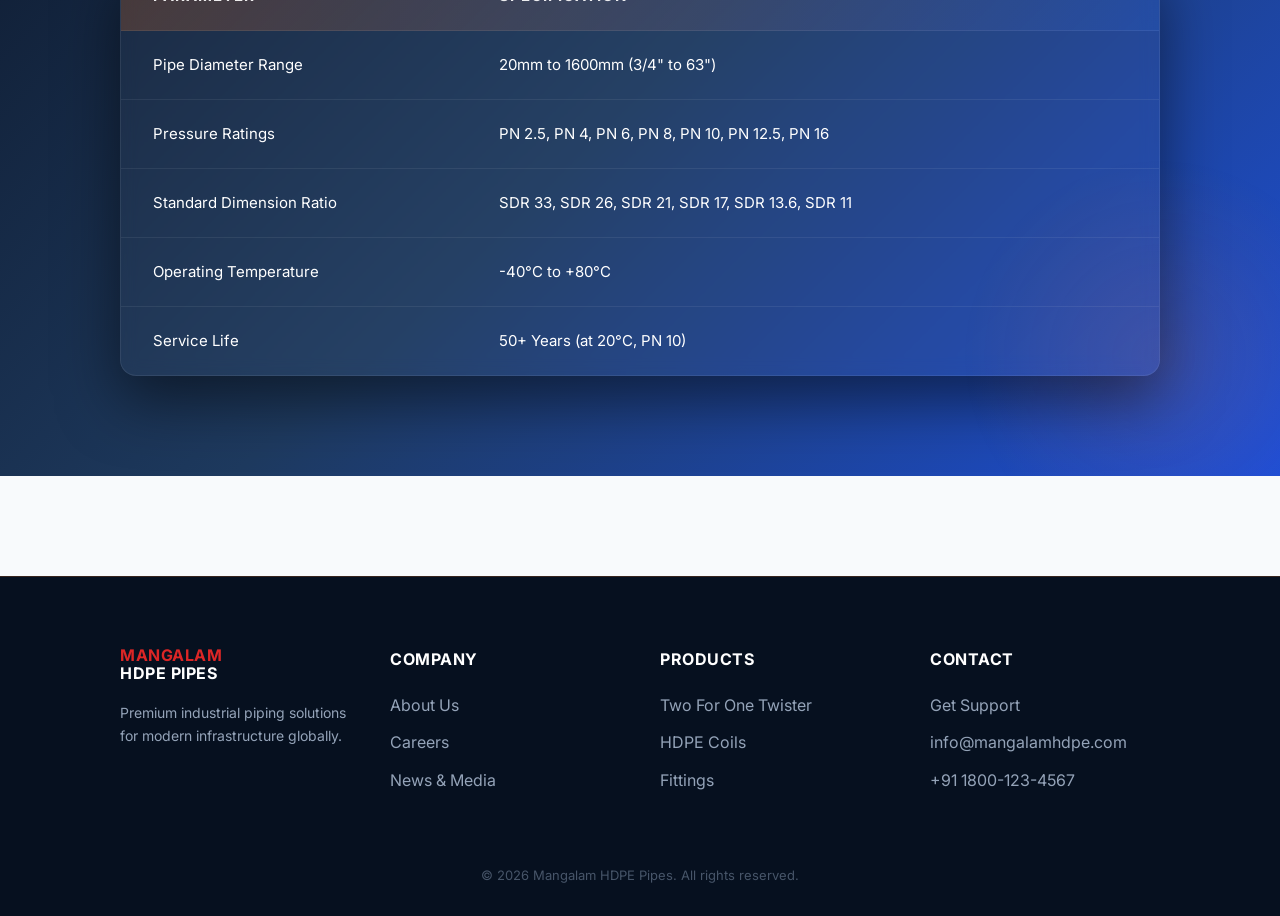
<file: product-details.html>
<!DOCTYPE html>
<html lang="en">
<head>
    <meta charset="UTF-8">
    <meta name="viewport" content="width=device-width, initial-scale=1.0">
    <title>Two For One Twister - Mangalam HDPE Pipes</title>
    <link rel="stylesheet" href="styles.css">
    <link rel="preconnect" href="https://fonts.googleapis.com">
    <link rel="preconnect" href="https://fonts.gstatic.com" crossorigin>
    <link href="https://fonts.googleapis.com/css2?family=Inter:wght@400;500;600;700;800&display=swap" rel="stylesheet">
</head>
<body>
    <!-- Sticky Header -->
    <div id="sticky-header" class="sticky-header">
        <div class="header-container">
            <div class="logo">
                <a href="index.html">
                    <span class="logo-red">MANGALAM</span>
                    <span class="logo-gray">HDPE PIPES</span>
                </a>
            </div>
            <nav class="sticky-nav">
                <a href="products.html" class="nav-link">Products</a>
                <button class="btn btn-primary btn-small trigger-quote-modal">Get Custom Quote</button>
            </nav>
        </div>
    </div>

    <!-- Main Header -->
    <header class="main-header">
        <div class="header-container">
            <div class="logo">
                <a href="index.html">
                    <span class="logo-red">MANGALAM</span><br>
                    <span class="logo-gray">HDPE PIPES</span>
                </a>
            </div>
            <nav class="main-nav">
                <a href="index.html" class="nav-link">Home</a>
                <a href="about.html" class="nav-link">About Us</a>
                <div class="dropdown-container">
                    <a href="products.html" class="nav-link active dropdown">Products
                        <svg width="14" height="14" viewBox="0 0 24 24" fill="none" stroke="currentColor" stroke-width="2.5"><path d="M6 9l6 6 6-6"/></svg>
                    </a>
                    <div class="dropdown-menu">
                        <a href="product-details.html" class="dropdown-item">Two For One Twister</a>
                        <a href="products.html" class="dropdown-item">HDPE Coils</a>
                        <a href="products.html" class="dropdown-item">Industrial Pipes</a>
                        <a href="products.html" class="dropdown-item">View All Catalog &rarr;</a>
                    </div>
                </div>
                <a href="contact.html" class="btn btn-primary btn-nav">Contact Us</a>
            </nav>
            <button class="hamburger-btn" id="hamburger-btn" aria-label="Open menu" aria-expanded="false">
                <svg width="24" height="24" viewBox="0 0 24 24" fill="none" stroke="currentColor" stroke-width="2.5"><path d="M4 6h16M4 12h16M4 18h16"/></svg>
            </button>
        </div>
        <nav class="mobile-nav" id="mobile-nav">
            <a href="index.html" class="nav-link">Home</a>
            <a href="about.html" class="nav-link">About Us</a>
            <a href="products.html" class="nav-link">Products</a>
            <a href="product-details.html" class="nav-link" style="padding-left: calc(var(--padding-x) + 16px); font-weight: 400;">Two For One Twister</a>
            <a href="contact.html" class="btn btn-primary">Contact Us</a>
        </nav>
    </header>

    <main>
        <div class="container main-content-wrapper">
            <!-- Breadcrumbs -->
            <div class="breadcrumbs">
                <a href="index.html">Home</a>
                <span class="separator">&gt;</span>
                <a href="products.html">Products</a>
                <span class="separator">&gt;</span>
                <span class="current">Two For One Twister</span>
            </div>

            <!-- First Fold: Product Section -->
            <section class="product-section" id="first-fold">
                <!-- Carousel Container (Left Side on Desktop) -->
                <div class="product-carousel">
                    <!-- Zoom Container -->
                    <div class="zoom-container" id="zoom-container">
                        <div class="zoom-result" id="zoom-result"></div>
                    </div>

                    <div class="main-image-container" id="main-image-container">
                        <img src="images/hero_pipes.png" alt="HDPE Pipes" class="main-image" id="main-image">
                        <div class="lens" id="zoom-lens"></div>
                        <button class="carousel-arrow left-arrow" aria-label="Previous image">
                            <svg width="24" height="24" viewBox="0 0 24 24" fill="none" stroke="#666" stroke-width="2"><path d="M15 18l-6-6 6-6"/></svg>
                        </button>
                        <button class="carousel-arrow right-arrow" aria-label="Next image">
                            <svg width="24" height="24" viewBox="0 0 24 24" fill="none" stroke="#666" stroke-width="2"><path d="M9 18l6-6-6-6"/></svg>
                        </button>
                    </div>
                    
                    <div class="thumbnails">
                        <div class="thumb active"><img src="images/hero_pipes.png" alt="Thumbnail 1"></div>
                        <div class="thumb"><img src="images/product_installation.png" alt="Thumbnail 2"></div>
                        <div class="thumb"><img src="images/pipe_coils.png" alt="Thumbnail 3"></div>
                        <div class="thumb"><img src="images/pipe_fittings.png" alt="Thumbnail 4"></div>
                        <div class="thumb"><img src="images/factory_about.png" alt="Thumbnail 5"></div>
                    </div>
                </div>

                <!-- Product Details (Right Side on Desktop) -->
                <div class="product-details">
                    <div class="certifications-top">
                        <span class="cert-badge">
                            <svg width="16" height="16" viewBox="0 0 24 24" fill="none" stroke="currentColor" stroke-width="2"><path d="M12 2L2 7l10 5 10-5-10-5zM2 17l10 5 10-5M2 12l10 5 10-5"/></svg>
                            BIS Certified
                        </span>
                        <span class="cert-badge">
                            <svg width="16" height="16" viewBox="0 0 24 24" fill="none" stroke="currentColor" stroke-width="2"><rect x="3" y="3" width="18" height="18" rx="2" ry="2"/><path d="M9 12h6M12 9v6"/></svg>
                            ISO Certified
                        </span>
                        <span class="cert-badge">
                            <span class="ce-icon">CE</span>
                            CE Certified
                        </span>
                    </div>

                    <h1 class="product-title">HDPE Pipes &amp; Coils — built to last</h1>
                    
                    <ul class="features-list">
                        <li>
                            <svg width="20" height="20" viewBox="0 0 24 24" fill="var(--primary-blue)" stroke="var(--primary-blue)"><path d="M12 2C6.48 2 2 6.48 2 12s4.48 10 10 10 10-4.48 10-10S17.52 2 12 2zm-2 15l-5-5 1.41-1.41L10 14.17l7.59-7.59L19 8l-9 9z"/></svg>
                            Leak-Proof Fusion Joints
                        </li>
                        <li>
                            <svg width="20" height="20" viewBox="0 0 24 24" fill="var(--primary-blue)" stroke="var(--primary-blue)"><path d="M12 2C6.48 2 2 6.48 2 12s4.48 10 10 10 10-4.48 10-10S17.52 2 12 2zm-2 15l-5-5 1.41-1.41L10 14.17l7.59-7.59L19 8l-9 9z"/></svg>
                            Chemical Resistance
                        </li>
                        <li>
                            <svg width="20" height="20" viewBox="0 0 24 24" fill="var(--primary-blue)" stroke="var(--primary-blue)"><path d="M12 2C6.48 2 2 6.48 2 12s4.48 10 10 10 10-4.48 10-10S17.52 2 12 2zm-2 15l-5-5 1.41-1.41L10 14.17l7.59-7.59L19 8l-9 9z"/></svg>
                            50+ Year Service Life
                        </li>
                    </ul>

                    <div class="pricing-card">
                        <div class="price-label">Price Range</div>
                        <div class="price-value">₹4,80,000 - 7,90,000</div>
                        <div class="tags">
                            <span class="tag tag-yellow">Shipping: 6-12 days</span>
                            <span class="tag tag-yellow">Returns: Within 7 days</span>
                        </div>
                        <div class="cert-text">Certifications: ISO Certified, BIS Certified</div>
                    </div>

                    <div class="action-buttons">
                        <button class="btn btn-primary btn-large trigger-quote-modal">Get Custom Quote</button>
                        <button class="btn btn-secondary btn-large" id="view-specs-btn">View Technical Specs</button>
                    </div>
                </div>
            </section>
        </div>

        <!-- Trust Section -->
        <section class="trust-section animate-on-scroll">
            <div class="container">
                <p class="trust-title">Trusted by Hundreds of Companies Globally</p>
                <div class="logo-grid">
                    <div class="partner-logo"><strong>EUROFLEX®</strong><br><small>WE CREATE SOLUTIONS</small></div>
                    <div class="partner-logo"><strong>AQUATEC</strong><br><small>WATER SYSTEMS</small></div>
                    <div class="partner-logo"><strong>BUILDCORE</strong><br><small>INFRASTRUCTURE</small></div>
                    <div class="partner-logo"><strong>NEXPIPE</strong><br><small>INDUSTRIAL PIPING</small></div>
                    <div class="partner-logo"><strong>GLOBALFLOW</strong><br><small>ENGINEERING</small></div>
                </div>
            </div>
        </section>

        <!-- Technical Specifications Section -->
        <section class="specs-section" id="specs-section">
            <div class="container specs-container animate-on-scroll">
                <h2 class="specs-title">The numbers, if you need them</h2>
                <p class="specs-subtitle">Full technical specs below. If something's not listed or you need a custom range, just ask.</p>
                
                <div class="specs-table">
                    <div class="specs-row specs-header">
                        <div class="specs-col">PARAMETER</div>
                        <div class="specs-col">SPECIFICATION</div>
                    </div>
                    <div class="specs-row">
                        <div class="specs-col">Pipe Diameter Range</div>
                        <div class="specs-col">20mm to 1600mm (3/4" to 63")</div>
                    </div>
                    <div class="specs-row">
                        <div class="specs-col">Pressure Ratings</div>
                        <div class="specs-col">PN 2.5, PN 4, PN 6, PN 8, PN 10, PN 12.5, PN 16</div>
                    </div>
                    <div class="specs-row">
                        <div class="specs-col">Standard Dimension Ratio</div>
                        <div class="specs-col">SDR 33, SDR 26, SDR 21, SDR 17, SDR 13.6, SDR 11</div>
                    </div>
                    <div class="specs-row">
                        <div class="specs-col">Operating Temperature</div>
                        <div class="specs-col">-40°C to +80°C</div>
                    </div>
                    <div class="specs-row">
                        <div class="specs-col">Service Life</div>
                        <div class="specs-col">50+ Years (at 20°C, PN 10)</div>
                    </div>
                </div>
            </div>
        </section>
    </main>

    <footer>
        <div class="footer-grid">
            <div>
                <h4 class="logo"><span class="logo-red">MANGALAM</span><br><span style="color: white;">HDPE PIPES</span></h4>
                <p style="margin-top: 16px; font-size: 14px;">Premium industrial piping solutions for modern infrastructure globally.</p>
            </div>
            <div>
                <h4>Company</h4>
                <ul>
                    <li><a href="about.html">About Us</a></li>
                    <li><a href="#">Careers</a></li>
                    <li><a href="#">News & Media</a></li>
                </ul>
            </div>
            <div>
                <h4>Products</h4>
                <ul>
                    <li><a href="product-details.html">Two For One Twister</a></li>
                    <li><a href="products.html">HDPE Coils</a></li>
                    <li><a href="products.html">Fittings</a></li>
                </ul>
            </div>
            <div>
                <h4>Contact</h4>
                <ul>
                    <li><a href="contact.html">Get Support</a></li>
                    <li>info@mangalamhdpe.com</li>
                    <li>+91 1800-123-4567</li>
                </ul>
            </div>
        </div>
        <p class="footer-copy">&copy; 2026 Mangalam HDPE Pipes. All rights reserved.</p>
    </footer>

    <!-- Quote Modal -->
    <div class="modal-overlay" id="quote-modal">
        <div class="modal-content">
            <button class="modal-close" id="close-modal">&times;</button>
            <h2 class="modal-title">Request a Custom Quote</h2>
            <p class="modal-desc">Fill out the details below and our sales team will get back to you within 24 hours.</p>
            <form id="quote-form">
                <div class="form-group">
                    <label class="form-label">Full Name</label>
                    <input type="text" class="form-input" required placeholder="John Doe">
                </div>
                <div class="form-group">
                    <label class="form-label">Company Email</label>
                    <input type="email" class="form-input" required placeholder="john@company.com">
                </div>
                <div class="form-group">
                    <label class="form-label">Project Requirements</label>
                    <textarea class="form-input" required placeholder="Tell us about your pipe length, diameter, and usage needs..."></textarea>
                </div>
                <button type="submit" class="btn btn-primary" style="width: 100%;">Submit Request</button>
            </form>
        </div>
    </div>

    <script src="script.js"></script>
</body>
</html>
</file>
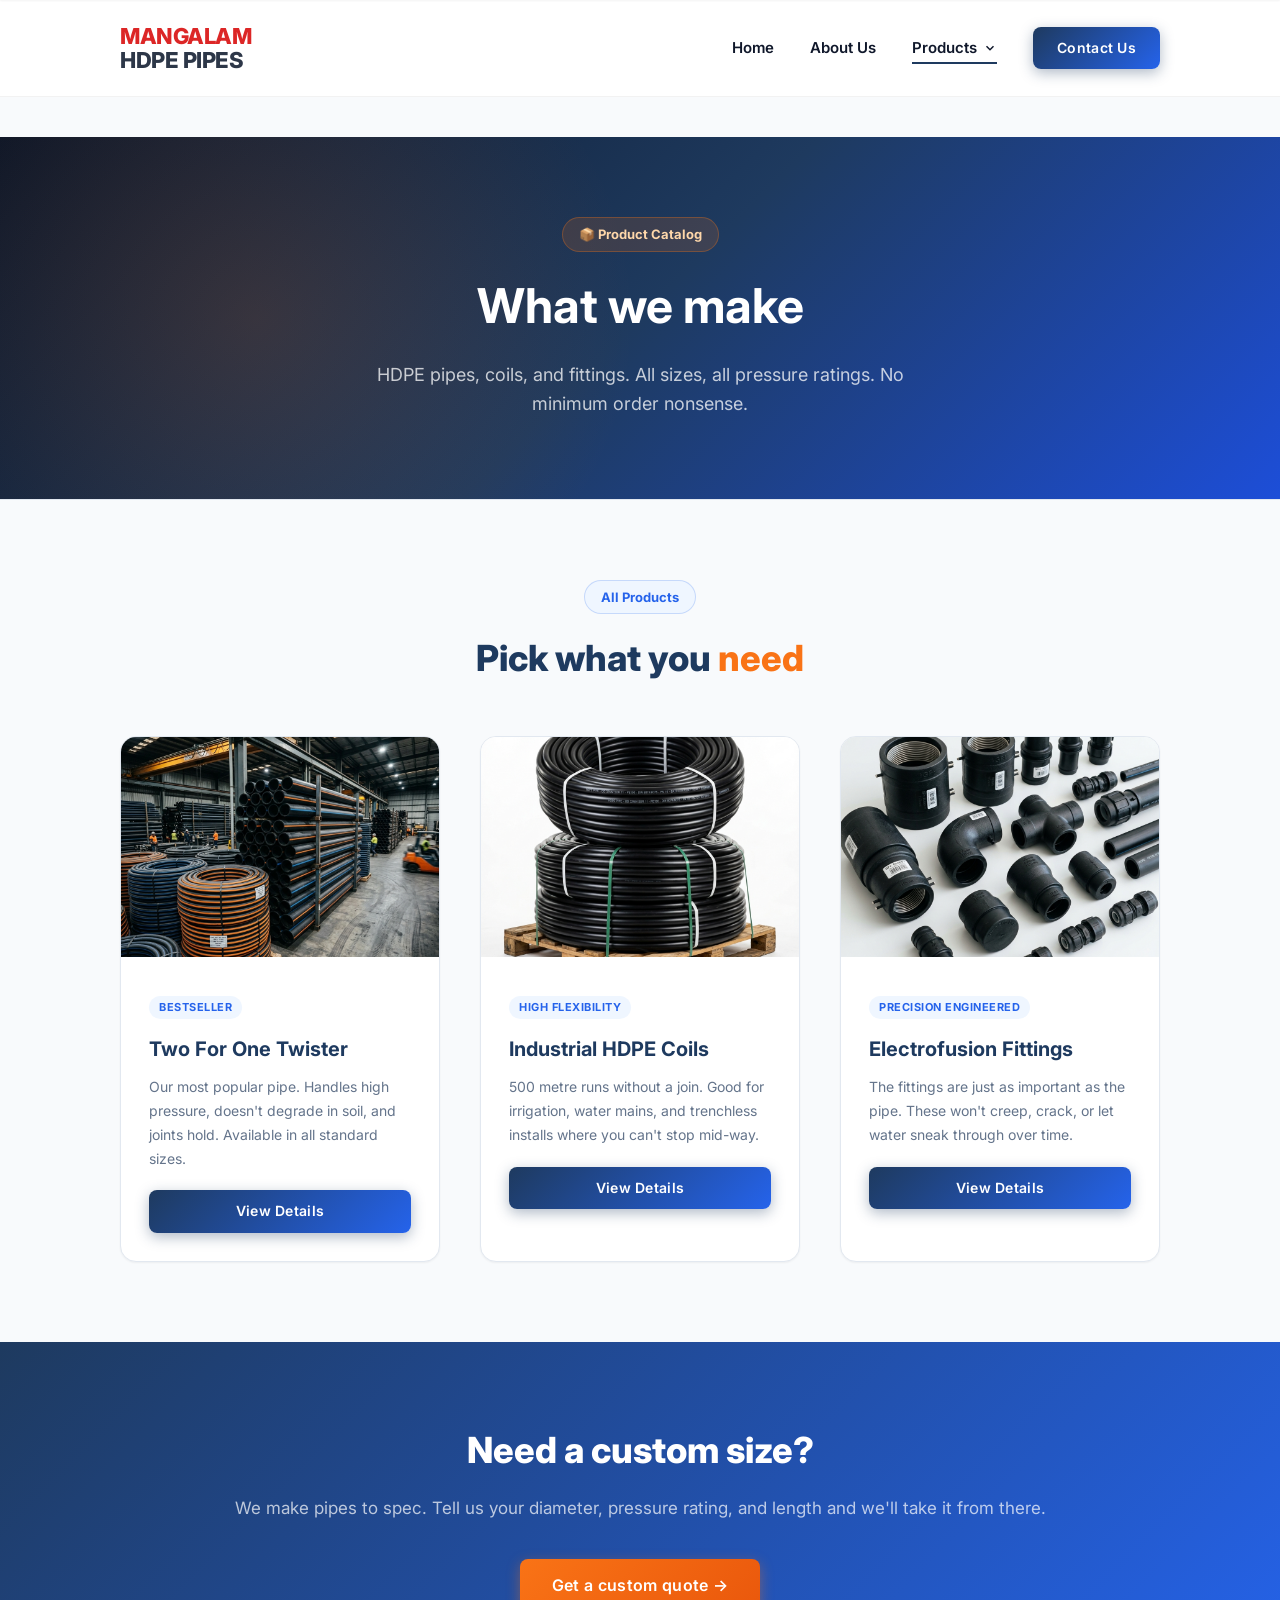
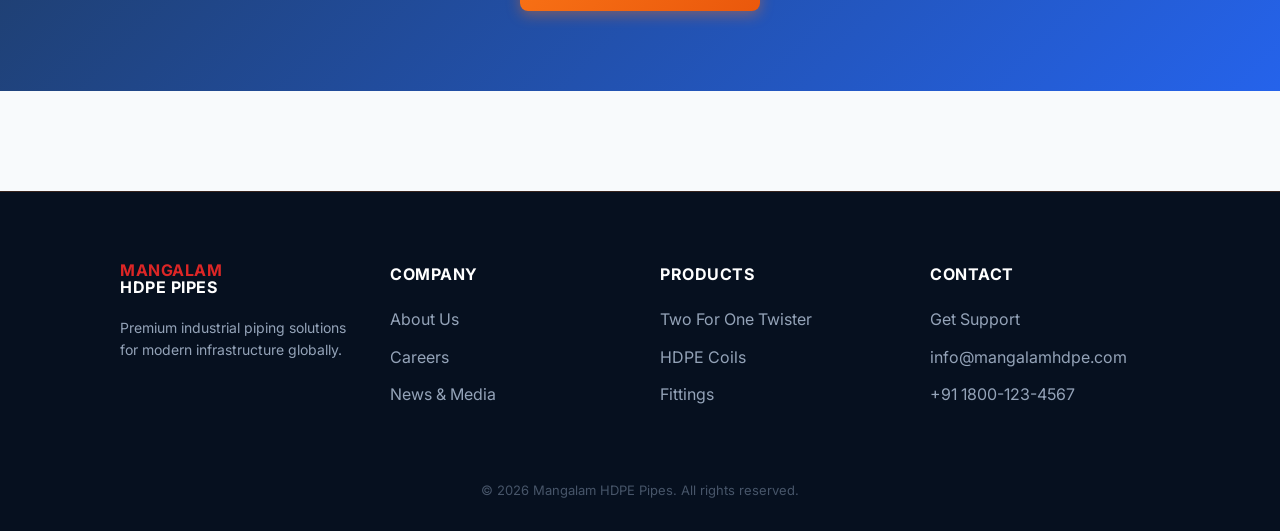
<file: products.html>
<!DOCTYPE html>
<html lang="en">
<head>
    <meta charset="UTF-8">
    <meta name="viewport" content="width=device-width, initial-scale=1.0">
    <title>Products - Mangalam HDPE Pipes</title>
    <link rel="stylesheet" href="styles.css">
    <link rel="preconnect" href="https://fonts.googleapis.com">
    <link rel="preconnect" href="https://fonts.gstatic.com" crossorigin>
    <link href="https://fonts.googleapis.com/css2?family=Inter:wght@400;500;600;700;800&display=swap" rel="stylesheet">
</head>
<body>
    <!-- Sticky Header -->
    <div id="sticky-header" class="sticky-header">
        <div class="header-container">
            <div class="logo">
                <a href="index.html">
                    <span class="logo-red">MANGALAM</span>
                    <span class="logo-gray">HDPE PIPES</span>
                </a>
            </div>
            <nav class="sticky-nav">
                <a href="products.html" class="nav-link">Products</a>
                <button class="btn btn-primary btn-small trigger-quote-modal">Get Custom Quote</button>
            </nav>
        </div>
    </div>

    <!-- Main Header -->
    <header class="main-header">
        <div class="header-container">
            <div class="logo">
                <a href="index.html">
                    <span class="logo-red">MANGALAM</span><br>
                    <span class="logo-gray">HDPE PIPES</span>
                </a>
            </div>
            <nav class="main-nav">
                <a href="index.html" class="nav-link">Home</a>
                <a href="about.html" class="nav-link">About Us</a>
                <div class="dropdown-container">
                    <a href="products.html" class="nav-link active dropdown">Products
                        <svg width="14" height="14" viewBox="0 0 24 24" fill="none" stroke="currentColor" stroke-width="2.5"><path d="M6 9l6 6 6-6"/></svg>
                    </a>
                    <div class="dropdown-menu">
                        <a href="product-details.html" class="dropdown-item">Two For One Twister</a>
                        <a href="products.html" class="dropdown-item">HDPE Coils</a>
                        <a href="products.html" class="dropdown-item">Industrial Pipes</a>
                        <a href="products.html" class="dropdown-item">View All Catalog &rarr;</a>
                    </div>
                </div>
                <a href="contact.html" class="btn btn-primary btn-nav">Contact Us</a>
            </nav>
            <button class="hamburger-btn" id="hamburger-btn" aria-label="Open menu" aria-expanded="false">
                <svg width="24" height="24" viewBox="0 0 24 24" fill="none" stroke="currentColor" stroke-width="2.5"><path d="M4 6h16M4 12h16M4 18h16"/></svg>
            </button>
        </div>
        <nav class="mobile-nav" id="mobile-nav">
            <a href="index.html" class="nav-link">Home</a>
            <a href="about.html" class="nav-link">About Us</a>
            <a href="products.html" class="nav-link">Products</a>
            <a href="product-details.html" class="nav-link" style="padding-left: calc(var(--padding-x) + 16px); font-weight: 400;">Two For One Twister</a>
            <a href="contact.html" class="btn btn-primary">Contact Us</a>
        </nav>
    </header>

    <main>
        <!-- Hero Section -->
        <section class="page-hero">
            <div class="container">
                <div class="heading-pill" style="background: rgba(249,115,22,0.15); border-color: rgba(249,115,22,0.3); color: #FED7AA;">📦 Product Catalog</div>
                <h1>What we make</h1>
                <p>HDPE pipes, coils, and fittings. All sizes, all pressure ratings. No minimum order nonsense.</p>
            </div>
        </section>

        <!-- Product Grid -->
        <section style="padding: 80px 0;">
            <div class="container animate-on-scroll">
                <div style="text-align: center; margin-bottom: 48px;">
                    <div class="heading-pill">All Products</div>
                    <h2 class="section-heading">Pick what you <span>need</span></h2>
                </div>
                <div class="grid-container">
                    <div class="card">
                        <img src="images/hero_pipes.png" class="card-img" alt="Two For One Twister">
                        <div class="card-body">
                            <div class="card-tag">Bestseller</div>
                            <h3 class="card-title">Two For One Twister</h3>
                            <p class="card-text">Our most popular pipe. Handles high pressure, doesn't degrade in soil, and joints hold. Available in all standard sizes.</p>
                            <a href="product-details.html" class="btn btn-primary btn-small" style="width: 100%;">View Details</a>
                        </div>
                    </div>
                    <div class="card">
                        <img src="images/pipe_coils.png" class="card-img" alt="HDPE Coils">
                        <div class="card-body">
                            <div class="card-tag">High Flexibility</div>
                            <h3 class="card-title">Industrial HDPE Coils</h3>
                            <p class="card-text">500 metre runs without a join. Good for irrigation, water mains, and trenchless installs where you can't stop mid-way.</p>
                            <a href="product-details.html" class="btn btn-primary btn-small" style="width: 100%;">View Details</a>
                        </div>
                    </div>
                    <div class="card">
                        <img src="images/pipe_fittings.png" class="card-img" alt="Fittings">
                        <div class="card-body">
                            <div class="card-tag">Precision Engineered</div>
                            <h3 class="card-title">Electrofusion Fittings</h3>
                            <p class="card-text">The fittings are just as important as the pipe. These won't creep, crack, or let water sneak through over time.</p>
                            <a href="product-details.html" class="btn btn-primary btn-small" style="width: 100%;">View Details</a>
                        </div>
                    </div>
                </div>
            </div>
        </section>

        <!-- CTA Banner -->
        <section style="background: var(--gradient-brand); padding: 80px 0;">
            <div class="container" style="text-align: center;">
                <h2 style="color: white; font-size: 36px; font-weight: 800; margin-bottom: 16px;">Need a custom size?</h2>
                <p style="color: rgba(255,255,255,0.7); font-size: 17px; margin-bottom: 36px;">We make pipes to spec. Tell us your diameter, pressure rating, and length and we'll take it from there.</p>
                <button class="btn btn-orange btn-large trigger-quote-modal">Get a custom quote →</button>
            </div>
        </section>

    </main>

    <footer>
        <div class="footer-grid">
            <div>
                <h4 class="logo"><span class="logo-red">MANGALAM</span><br><span style="color: white;">HDPE PIPES</span></h4>
                <p style="margin-top: 16px; font-size: 14px;">Premium industrial piping solutions for modern infrastructure globally.</p>
            </div>
            <div>
                <h4>Company</h4>
                <ul>
                    <li><a href="about.html">About Us</a></li>
                    <li><a href="#">Careers</a></li>
                    <li><a href="#">News & Media</a></li>
                </ul>
            </div>
            <div>
                <h4>Products</h4>
                <ul>
                    <li><a href="product-details.html">Two For One Twister</a></li>
                    <li><a href="products.html">HDPE Coils</a></li>
                    <li><a href="products.html">Fittings</a></li>
                </ul>
            </div>
            <div>
                <h4>Contact</h4>
                <ul>
                    <li><a href="contact.html">Get Support</a></li>
                    <li>info@mangalamhdpe.com</li>
                    <li>+91 1800-123-4567</li>
                </ul>
            </div>
        </div>
        <p class="footer-copy">&copy; 2026 Mangalam HDPE Pipes. All rights reserved.</p>
    </footer>

    <!-- Quote Modal -->
    <div class="modal-overlay" id="quote-modal">
        <div class="modal-content">
            <button class="modal-close" id="close-modal">&times;</button>
            <h2 class="modal-title">Request a Custom Quote</h2>
            <p class="modal-desc">Fill out the details below and our sales team will get back to you within 24 hours.</p>
            <form id="quote-form">
                <div class="form-group">
                    <label class="form-label">Full Name</label>
                    <input type="text" class="form-input" required placeholder="John Doe">
                </div>
                <div class="form-group">
                    <label class="form-label">Company Email</label>
                    <input type="email" class="form-input" required placeholder="john@company.com">
                </div>
                <div class="form-group">
                    <label class="form-label">Project Requirements</label>
                    <textarea class="form-input" required placeholder="Tell us about your pipe length, diameter, and usage needs..."></textarea>
                </div>
                <button type="submit" class="btn btn-primary" style="width: 100%;">Submit Request</button>
            </form>
        </div>
    </div>

    <script src="script.js"></script>
</body>
</html>
</file>
<file: styles.css>
/* CSS Reset & Variables */
:root {
    --primary-blue: #1E3A5F;
    --primary-blue-hover: #2563EB;
    --accent-orange: #F97316;
    --accent-orange-dark: #EA580C;
    --accent-teal: #0D9488;
    --logo-red: #DC2626;
    --text-main: #0F172A;
    --text-light: #64748B;
    --bg-main: #F8FAFC;
    --bg-alt: #EFF6FF;
    --bg-specs: #0C1628;
    --border-color: #E2E8F0;
    --yellow-bg: #FEF3C7;
    --yellow-text: #92400E;
    --font-family: 'Inter', sans-serif;

    --max-width: 1240px;
    --padding-x: 100px;
    --padding-y: 100px;

    --shadow-sm: 0 1px 2px 0 rgba(0,0,0,0.05);
    --shadow-md: 0 4px 6px -1px rgba(0,0,0,0.1), 0 2px 4px -1px rgba(0,0,0,0.06);
    --shadow-lg: 0 10px 15px -3px rgba(0,0,0,0.1), 0 4px 6px -2px rgba(0,0,0,0.05);
    --shadow-xl: 0 20px 25px -5px rgba(0,0,0,0.15), 0 10px 10px -5px rgba(0,0,0,0.06);
    --gradient-brand: linear-gradient(135deg, #1E3A5F 0%, #2563EB 100%);
    --gradient-orange: linear-gradient(135deg, #F97316 0%, #EA580C 100%);
    --gradient-hero: linear-gradient(135deg, #0C1628 0%, #1E3A5F 50%, #1d4ed8 100%);
}

* {
    box-sizing: border-box;
    margin: 0;
    padding: 0;
}

html {
    scroll-behavior: smooth;
}

body {
    font-family: var(--font-family);
    color: var(--text-main);
    background-color: var(--bg-main);
    line-height: 1.6;
    overflow-x: hidden;
}

.container {
    max-width: var(--max-width);
    margin: 0 auto;
    padding: 0 var(--padding-x);
    width: 100%;
}

a {
    text-decoration: none;
    color: inherit;
    transition: color 0.3s ease;
}

ul { list-style: none; }

button {
    cursor: pointer;
    font-family: inherit;
    border: none;
    background: none;
}

/* Animations */
@keyframes fadeInUp {
    from { opacity: 0; transform: translateY(30px); }
    to { opacity: 1; transform: translateY(0); }
}

@keyframes slideDown {
    from { transform: translateY(-100%); }
    to { transform: translateY(0); }
}

.animate-on-scroll {
    opacity: 0;
    transform: translateY(30px);
    transition: opacity 0.8s ease-out, transform 0.8s ease-out;
}

.animate-on-scroll.is-visible {
    opacity: 1;
    transform: translateY(0);
}

/* Buttons */
.btn {
    display: inline-flex;
    align-items: center;
    justify-content: center;
    font-weight: 600;
    border-radius: 8px;
    transition: all 0.3s cubic-bezier(0.4, 0, 0.2, 1);
    letter-spacing: 0.02em;
    position: relative;
    overflow: hidden;
}

.btn-primary {
    background: var(--gradient-brand);
    color: white;
    box-shadow: 0 4px 14px rgba(30,58,95,0.35);
}

.btn-primary:hover {
    transform: translateY(-2px);
    box-shadow: 0 8px 20px rgba(37,99,235,0.4);
    background: linear-gradient(135deg, #2563EB 0%, #1E3A5F 100%);
}

.btn-orange {
    background: var(--gradient-orange);
    color: white;
    box-shadow: 0 4px 14px rgba(249,115,22,0.4);
}

.btn-orange:hover {
    transform: translateY(-2px);
    box-shadow: 0 8px 20px rgba(234,88,12,0.5);
}

.btn-secondary {
    background-color: white;
    color: var(--primary-blue);
    border: 2px solid var(--border-color);
}

.btn-secondary:hover {
    border-color: var(--primary-blue);
    background-color: var(--bg-alt);
    transform: translateY(-2px);
}

.btn-small { padding: 10px 20px; font-size: 14px; }
.btn-nav { padding: 10px 24px; font-size: 14px; }
.btn-large { padding: 16px 32px; font-size: 16px; }

/* Headers */
.main-header {
    border-bottom: 1px solid rgba(0,0,0,0.05);
    background-color: rgba(255, 255, 255, 0.95);
    backdrop-filter: blur(10px); /* Glassmorphism */
    position: relative;
    z-index: 50;
}

.header-container {
    max-width: var(--max-width);
    margin: 0 auto;
    padding: 24px var(--padding-x);
    display: flex;
    justify-content: space-between;
    align-items: center;
    width: 100%;
}

.logo {
    font-weight: 800;
    font-size: 22px;
    line-height: 1.1;
    letter-spacing: -0.5px;
}

.logo-red { color: var(--logo-red); }
.logo-gray { color: #2D3748; }

.main-nav {
    display: flex;
    align-items: center;
    gap: 36px;
}

.nav-link {
    font-size: 15px;
    font-weight: 600;
    color: var(--text-main);
    display: flex;
    align-items: center;
    gap: 6px;
    position: relative;
}

.nav-link::after {
    content: '';
    position: absolute;
    bottom: -4px;
    left: 0;
    width: 0%;
    height: 2px;
    background-color: var(--primary-blue);
    transition: width 0.3s ease;
}

.nav-link:hover::after, .nav-link.active::after {
    width: 100%;
}

/* Dropdown Menu */
.dropdown-container {
    position: relative;
}
.dropdown-menu {
    position: absolute;
    top: 100%;
    left: 50%;
    transform: translateX(-50%) translateY(10px);
    background: rgba(255, 255, 255, 0.95);
    backdrop-filter: blur(16px);
    border: 1px solid rgba(255,255,255,0.2);
    box-shadow: var(--shadow-xl);
    border-radius: 12px;
    padding: 16px;
    min-width: 240px;
    opacity: 0;
    visibility: hidden;
    transition: all 0.3s ease;
    z-index: 100;
}

.dropdown-container:hover .dropdown-menu {
    opacity: 1;
    visibility: visible;
    transform: translateX(-50%) translateY(0);
}

.dropdown-item {
    display: block;
    padding: 12px 16px;
    color: var(--text-main);
    border-radius: 8px;
    font-weight: 500;
    transition: background 0.2s, color 0.2s;
}

.dropdown-item:hover {
    background: var(--bg-main);
    color: var(--primary-blue);
}

/* Sticky Header */
.sticky-header {
    position: fixed;
    top: 0;
    left: 0;
    width: 100%;
    background-color: rgba(255, 255, 255, 0.95);
    backdrop-filter: blur(12px);
    box-shadow: var(--shadow-sm);
    z-index: 1000;
    transform: translateY(-100%);
    transition: transform 0.5s cubic-bezier(0.16, 1, 0.3, 1);
    border-bottom: 1px solid rgba(0,0,0,0.05);
}

.sticky-header.visible {
    transform: translateY(0);
}

.sticky-header .header-container { padding: 16px var(--padding-x); }
.sticky-nav { display: flex; align-items: center; gap: 24px; }
.product-title-sticky { font-weight: 700; font-size: 16px; display: none; }
@media (min-width: 800px) { .product-title-sticky { display: block; } }

/* Hero Section (For inner pages) */
.page-hero {
    padding: 80px 0;
    text-align: center;
    background: var(--gradient-hero);
    border-bottom: 1px solid var(--border-color);
    position: relative;
    overflow: hidden;
}
.page-hero::before {
    content: '';
    position: absolute;
    top: -50%; left: -10%;
    width: 60%; height: 200%;
    background: radial-gradient(ellipse, rgba(249,115,22,0.15) 0%, transparent 70%);
    pointer-events: none;
}
.page-hero h1 { font-size: 48px; margin-bottom: 16px; color: white; position: relative; }
.page-hero p { font-size: 18px; color: rgba(255,255,255,0.75); max-width: 600px; margin: 0 auto; position: relative; }

/* Stat Cards */
.stat-grid { display: grid; grid-template-columns: repeat(4, 1fr); gap: 24px; margin-top: 60px; }
.stat-card {
    background: white; border-radius: 12px; padding: 28px 24px;
    border-left: 4px solid var(--accent-orange);
    box-shadow: var(--shadow-md); text-align: center;
}
.stat-number { font-size: 40px; font-weight: 800; color: var(--primary-blue); line-height: 1; }
.stat-label { font-size: 13px; color: var(--text-light); margin-top: 8px; font-weight: 600; text-transform: uppercase; letter-spacing: 0.5px; }

/* Orange accent badge */
.badge-orange {
    display: inline-block; background: var(--gradient-orange);
    color: white; font-size: 12px; font-weight: 700;
    padding: 4px 12px; border-radius: 30px; letter-spacing: 0.5px;
    text-transform: uppercase;
}
.badge-teal {
    display: inline-block; background: var(--accent-teal);
    color: white; font-size: 12px; font-weight: 700;
    padding: 4px 12px; border-radius: 30px; letter-spacing: 0.5px;
    text-transform: uppercase;
}
/* Section heading accent underline */
.section-heading { font-size: 36px; font-weight: 800; color: var(--primary-blue); margin-bottom: 8px; }
.section-heading span { color: var(--accent-orange); }
.section-subtext { color: var(--text-light); max-width: 580px; margin: 0 auto; font-size: 17px; margin-bottom: 48px; }
.heading-pill {
    display: inline-block; background: var(--bg-alt);
    color: var(--primary-blue-hover); font-size: 13px; font-weight: 700;
    padding: 6px 16px; border-radius: 30px; margin-bottom: 16px;
    border: 1px solid rgba(37,99,235,0.2);
}

/* Main Content Wrapper */
main { padding-top: 40px; padding-bottom: var(--padding-y); }
.main-content-wrapper { padding-top: 40px; }
.breadcrumbs { font-size: 13px; color: var(--text-light); margin-bottom: 40px; display: flex; align-items: center; gap: 8px; }
.breadcrumbs .current { color: var(--text-main); font-weight: 600; }

/* Hamburger button — hidden on desktop */
.hamburger-btn {
    display: none;
    background: none;
    border: none;
    cursor: pointer;
    padding: 6px;
    color: var(--text-main);
    border-radius: 6px;
    transition: background 0.2s;
}
.hamburger-btn:hover { background: var(--border-color); }

/* Mobile Nav Slide-down Panel */
.mobile-nav {
    display: none; /* shown only below 768px */
    flex-direction: column;
    gap: 4px;
    padding: 12px 0 20px;
    border-top: 1px solid var(--border-color);
    background: white;
    max-height: 0;
    overflow: hidden;
    transition: max-height 0.4s cubic-bezier(0.16, 1, 0.3, 1), padding 0.3s ease;
}
.mobile-nav.open {
    max-height: 500px;
    padding: 12px 0 20px;
}
.mobile-nav .nav-link, .mobile-nav .mobile-nav-link {
    font-size: 16px;
    font-weight: 600;
    color: var(--text-main);
    padding: 12px var(--padding-x);
    display: block;
    border-radius: 0;
    transition: background 0.2s, color 0.2s;
}
.mobile-nav .nav-link:hover, .mobile-nav .mobile-nav-link:hover {
    background: var(--bg-main);
    color: var(--primary-blue);
}
.mobile-nav .btn-primary {
    margin: 12px var(--padding-x) 0;
    display: block;
    text-align: center;
    padding: 14px 24px;
}

/* Product Layout */
.product-section { display: grid; grid-template-columns: 1fr 1fr; gap: 80px; align-items: start; }

/* Carousel */
.product-carousel { position: relative; display: flex; flex-direction: column; gap: 20px; }
.main-image-container {
    position: relative; width: 100%; border-radius: 12px; overflow: hidden; background-color: white;
    aspect-ratio: 4/3; box-shadow: var(--shadow-md); border: 1px solid var(--border-color);
}
.main-image { width: 100%; height: 100%; object-fit: cover; display: block; transition: transform 0.3s ease; }
.main-image-container:hover .main-image { transform: scale(1.02); }

.carousel-arrow {
    position: absolute; top: 50%; transform: translateY(-50%); width: 44px; height: 44px;
    border-radius: 50%; background: rgba(255, 255, 255, 0.9); backdrop-filter: blur(4px);
    display: flex; align-items: center; justify-content: center; box-shadow: var(--shadow-md);
    transition: all 0.2s; border: 1px solid rgba(0,0,0,0.05); z-index: 10;
}
.carousel-arrow:hover { background: white; transform: translateY(-50%) scale(1.1); box-shadow: var(--shadow-lg); }
.left-arrow { left: 16px; }
.right-arrow { right: 16px; }

.thumbnails { display: flex; gap: 16px; overflow-x: auto; padding-bottom: 8px; }
.thumbnails::-webkit-scrollbar { height: 6px; }
.thumbnails::-webkit-scrollbar-thumb { background: #CBD5E0; border-radius: 6px; }
.thumb {
    width: 88px; height: 88px; border-radius: 8px; border: 2px solid transparent;
    cursor: pointer; overflow: hidden; flex-shrink: 0; transition: all 0.3s ease; opacity: 0.7;
}
.thumb:hover { opacity: 1; transform: translateY(-2px); }
.thumb img { width: 100%; height: 100%; object-fit: cover; }
.thumb.active { border-color: var(--primary-blue); opacity: 1; box-shadow: var(--shadow-sm); }

/* Zoom feature */
.lens { position: absolute; border: 2px solid rgba(255,255,255,0.8); background-color: rgba(255, 255, 255, 0.2); width: 180px; height: 180px; cursor: crosshair; display: none; pointer-events: none; border-radius: 50%; box-shadow: 0 0 0 9999px rgba(0,0,0,0.3); }
.zoom-container { position: absolute; top: 0; left: calc(100% + 40px); width: 100%; height: 100%; min-height: 400px; background-color: white; border: 1px solid var(--border-color); box-shadow: var(--shadow-xl); z-index: 100; display: none; border-radius: 12px; overflow: hidden; }
.zoom-result { width: 100%; height: 100%; background-repeat: no-repeat; }

/* Product Details */
.product-details { display: flex; flex-direction: column; animation: fadeInUp 0.8s ease-out; }
.certifications-top { display: flex; gap: 12px; margin-bottom: 32px; flex-wrap: wrap; }
.cert-badge {
    display: inline-flex; align-items: center; gap: 8px; padding: 8px 16px;
    border: 1px solid var(--border-color); border-radius: 30px; font-size: 13px; font-weight: 700;
    color: var(--primary-blue); background-color: white; box-shadow: var(--shadow-sm);
}

.product-title { font-size: 46px; line-height: 1.15; margin-bottom: 24px; color: var(--text-main); font-weight: 800; letter-spacing: -1px; }
.features-list { margin-bottom: 40px; }
.features-list li { display: flex; align-items: center; gap: 12px; margin-bottom: 16px; font-size: 16px; color: var(--text-main); font-weight: 500; }
.features-list svg { filter: drop-shadow(0 2px 4px rgba(26, 54, 93, 0.2)); }

.pricing-card {
    border: 1px solid rgba(226, 232, 240, 0.8); border-radius: 12px; padding: 32px; margin-bottom: 40px;
    background: white; box-shadow: var(--shadow-md); position: relative; overflow: hidden;
}
.pricing-card::before { content: ''; position: absolute; top: 0; left: 0; width: 4px; height: 100%; background: var(--primary-blue); }
.price-label { font-size: 14px; color: var(--text-light); margin-bottom: 8px; font-weight: 600; text-transform: uppercase; letter-spacing: 1px; }
.price-value { font-size: 36px; font-weight: 800; margin-bottom: 20px; color: var(--text-main); }
.tags { display: flex; gap: 12px; margin-bottom: 20px; flex-wrap: wrap; }
.tag { font-size: 13px; font-weight: 700; padding: 6px 14px; border-radius: 6px; }
.tag-yellow { background-color: var(--yellow-bg); color: var(--yellow-text); border: 1px solid #F6E05E; }
.cert-text { font-size: 13px; color: var(--text-light); background: var(--bg-main); padding: 10px 16px; border-radius: 6px; display: inline-block; font-weight: 500; }

.action-buttons { display: flex; gap: 20px; }
.action-buttons .btn { flex: 1; }

/* Modal Styles */
.modal-overlay {
    position: fixed; top: 0; left: 0; width: 100%; height: 100%;
    background: rgba(15, 23, 42, 0.6); backdrop-filter: blur(8px);
    z-index: 2000; display: flex; align-items: center; justify-content: center;
    opacity: 0; visibility: hidden; transition: all 0.3s ease;
}
.modal-overlay.open { opacity: 1; visibility: visible; }
.modal-content {
    background: white; width: 100%; max-width: 500px; padding: 40px;
    border-radius: 16px; box-shadow: var(--shadow-xl); position: relative;
    transform: translateY(20px) scale(0.95); transition: all 0.3s cubic-bezier(0.16, 1, 0.3, 1);
}
.modal-overlay.open .modal-content { transform: translateY(0) scale(1); }
.modal-close { position: absolute; top: 20px; right: 20px; font-size: 24px; color: var(--text-light); transition: color 0.2s; }
.modal-close:hover { color: var(--logo-red); }
.modal-title { font-size: 24px; margin-bottom: 8px; color: var(--primary-blue); }
.modal-desc { color: var(--text-light); margin-bottom: 24px; font-size: 14px; }

/* Forms */
.form-group { margin-bottom: 20px; }
.form-label { display: block; font-size: 14px; font-weight: 600; margin-bottom: 8px; color: var(--text-main); }
.form-input {
    width: 100%; padding: 12px 16px; border: 1px solid var(--border-color); border-radius: 8px;
    font-size: 15px; font-family: var(--font-family); transition: all 0.3s; background: var(--bg-main);
}
.form-input:focus { outline: none; border-color: var(--primary-blue); box-shadow: 0 0 0 3px rgba(43, 108, 176, 0.1); background: white; }
textarea.form-input { resize: vertical; min-height: 100px; }

/* Grid specific pages */
.grid-container { display: grid; grid-template-columns: repeat(auto-fill, minmax(300px, 1fr)); gap: 40px; margin-top: 40px; }
.card {
    background: white; border-radius: 16px; overflow: hidden; border: 1px solid var(--border-color);
    box-shadow: var(--shadow-sm); transition: all 0.35s cubic-bezier(0.4,0,0.2,1);
}
.card:hover { transform: translateY(-10px); box-shadow: var(--shadow-xl); border-color: rgba(37,99,235,0.2); }
.card-img { width: 100%; height: 220px; object-fit: cover; transition: transform 0.4s ease; }
.card:hover .card-img { transform: scale(1.04); }
.card-body { padding: 28px; }
.card-title { font-size: 20px; margin-bottom: 10px; font-weight: 700; color: var(--primary-blue); }
.card-text { color: var(--text-light); margin-bottom: 20px; font-size: 14px; line-height: 1.7; }
.card-tag { display: inline-block; background: var(--bg-alt); color: var(--primary-blue-hover); font-size: 11px; font-weight: 700; padding: 3px 10px; border-radius: 20px; margin-bottom: 14px; text-transform: uppercase; letter-spacing: 0.5px; }

/* Trust Section */
.trust-section { padding: 80px 0; text-align: center; background: var(--bg-alt); border-top: 1px solid rgba(37,99,235,0.1); border-bottom: 1px solid rgba(37,99,235,0.1); }
.trust-title { color: var(--text-light); font-size: 13px; font-weight: 700; text-transform: uppercase; letter-spacing: 3px; margin-bottom: 44px; }
.logo-grid { display: flex; justify-content: space-between; align-items: center; flex-wrap: wrap; gap: 32px; max-width: var(--max-width); margin: 0 auto; padding: 0 var(--padding-x); }
.partner-logo { font-size: 18px; color: #94A3B8; transition: all 0.3s ease; cursor: default; }
.partner-logo:hover { color: var(--accent-orange); transform: translateY(-2px); }
.partner-logo small { display: block; font-size: 9px; letter-spacing: 2px; margin-top: 4px; }

/* Technical Specifications Section */
.specs-section { background: var(--gradient-hero); color: white; padding: var(--padding-y) 0; position: relative; overflow: hidden; }
.specs-section::after { content: ''; position: absolute; bottom: -80px; right: -80px; width: 400px; height: 400px; background: radial-gradient(circle, rgba(249,115,22,0.12) 0%, transparent 70%); pointer-events: none; }
.specs-title { font-size: 38px; margin-bottom: 16px; font-weight: 800; background: linear-gradient(to right, #fff 0%, #93C5FD 100%); -webkit-background-clip: text; -webkit-text-fill-color: transparent; }
.specs-subtitle { color: rgba(255,255,255,0.6); font-size: 18px; margin-bottom: 60px; max-width: 600px; line-height: 1.7; }
.specs-table { border: 1px solid rgba(255,255,255,0.08); border-radius: 16px; overflow: hidden; box-shadow: 0 24px 60px rgba(0,0,0,0.5); background: rgba(255,255,255,0.03); backdrop-filter: blur(8px); }
.specs-row { display: grid; grid-template-columns: 1fr 2fr; border-bottom: 1px solid rgba(255,255,255,0.07); transition: background 0.25s; }
.specs-row:last-child { border-bottom: none; }
.specs-header { background: linear-gradient(90deg, rgba(249,115,22,0.2), rgba(37,99,235,0.15)); font-weight: 700; font-size: 13px; letter-spacing: 1px; text-transform: uppercase; color: rgba(255,255,255,0.9); }
.specs-col { padding: 22px 32px; font-size: 15px; }
.specs-row:not(.specs-header):hover { background-color: rgba(37,99,235,0.12); }

/* Contact Section Grid */
.contact-grid { display: grid; grid-template-columns: 1fr 1fr; gap: 60px; margin-top: 40px; }
.contact-info h3 { font-size: 24px; color: var(--primary-blue); margin-bottom: 20px; }
.contact-info p { margin-bottom: 16px; font-size: 16px; display: flex; align-items: center; gap: 12px; }
.contact-info svg { color: var(--logo-red); }

/* Footer */
footer { background: #06101F; color: #94A3B8; padding: 70px 0 30px; border-top: 1px solid rgba(249,115,22,0.2); }
.footer-grid { display: grid; grid-template-columns: repeat(4, 1fr); gap: 40px; text-align: left; max-width: var(--max-width); margin: 0 auto 60px; padding: 0 var(--padding-x); }
.footer-grid h4 { color: white; margin-bottom: 20px; font-size: 16px; font-weight: 700; text-transform: uppercase; letter-spacing: 0.5px; }
.footer-grid ul li { margin-bottom: 12px; }
.footer-grid ul li a:hover { color: var(--accent-orange); }
.footer-divider { border: none; border-top: 1px solid rgba(255,255,255,0.06); margin: 0 var(--padding-x) 30px; }
.footer-copy { text-align: center; font-size: 13px; color: #475569; padding: 0 var(--padding-x); }

/* Media Queries for Responsiveness */
@media (max-width: 1200px) {
    :root { --padding-x: 80px; --padding-y: 80px; }
    .product-title { font-size: 40px; }
    .product-section { gap: 40px; }
    .zoom-container { display: none !important; }
}
@media (max-width: 1080px) {
    :root { --padding-x: 60px; }
    .product-section, .contact-grid { grid-template-columns: 1fr; }
    .product-carousel { order: 2; }
    .product-details { order: 1; }
    .footer-grid { grid-template-columns: repeat(2, 1fr); }
}
/* === Mobile Nav (≤ 768px) === */
@media (max-width: 768px) {
    :root { --padding-x: 24px; }

    /* Show hamburger, hide desktop nav */
    .hamburger-btn { display: flex; }
    .main-nav { display: none; }

    /* Show slide-down panel */
    .mobile-nav { display: flex; }

    /* Header: logo left, hamburger right */
    .header-container {
        flex-direction: row;
        align-items: center;
        padding: 16px var(--padding-x);
    }
    .sticky-header .header-container { flex-direction: row; padding: 12px var(--padding-x); }
    .sticky-nav { display: none; } /* hide sticky mini-nav on mobile */

    .page-hero h1 { font-size: 32px; }
    .page-hero p  { font-size: 16px; }
    .product-title { font-size: 32px; }
    .action-buttons { flex-direction: column; }
    .logo-grid { justify-content: center; }
    .footer-grid { grid-template-columns: repeat(2, 1fr); }
    .contact-grid { grid-template-columns: 1fr; }
}

@media (max-width: 480px) {
    :root { --padding-x: 16px; --padding-y: 48px; }
    .product-title { font-size: 28px; }
    .price-value { font-size: 26px; }
    .footer-grid { grid-template-columns: 1fr; }
    .specs-row { grid-template-columns: 1fr; }
    .specs-header { display: none; }
    .specs-col:first-child { font-weight: 700; color: #A0AEC0; padding-bottom: 8px; }
    .specs-col:last-child  { padding-top: 0; }
    .mobile-nav .nav-link, .mobile-nav .mobile-nav-link { padding: 12px var(--padding-x); }
    .mobile-nav .btn-primary { margin: 12px var(--padding-x) 0; }
}
</file>
